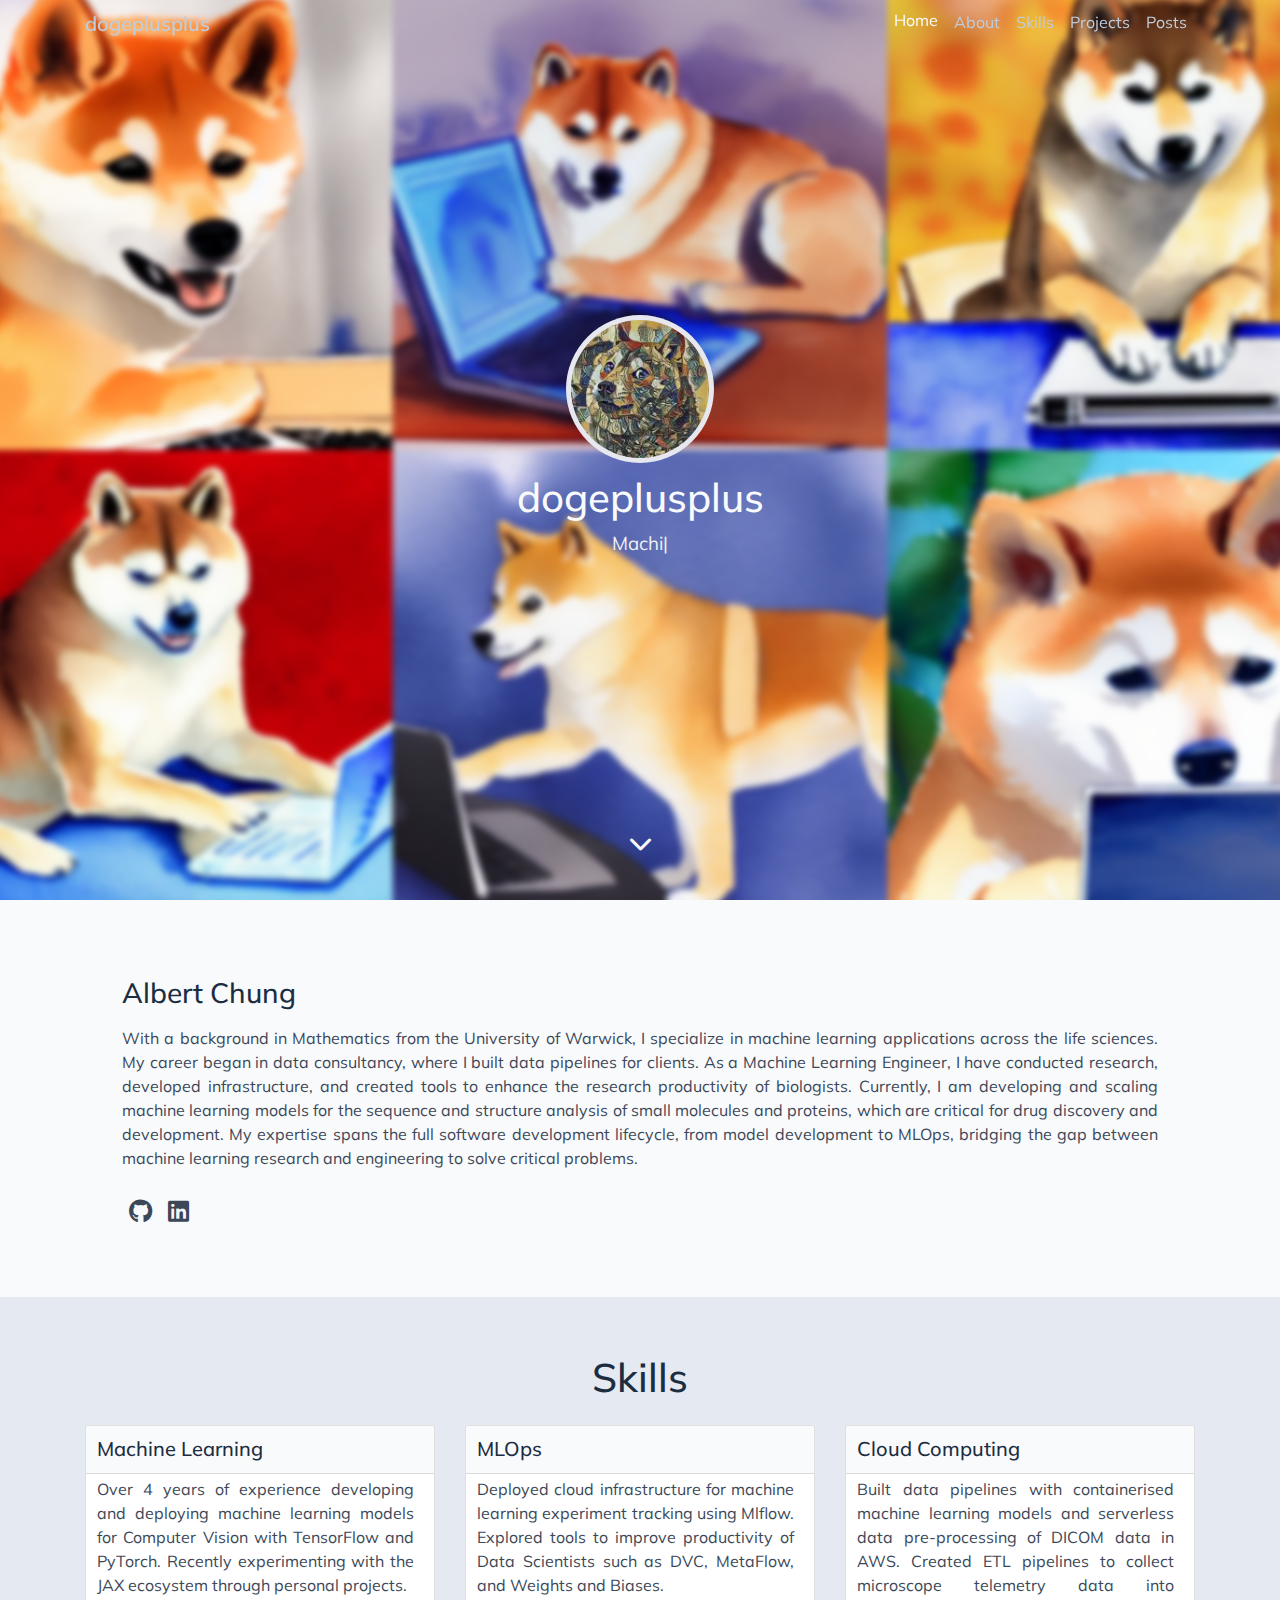
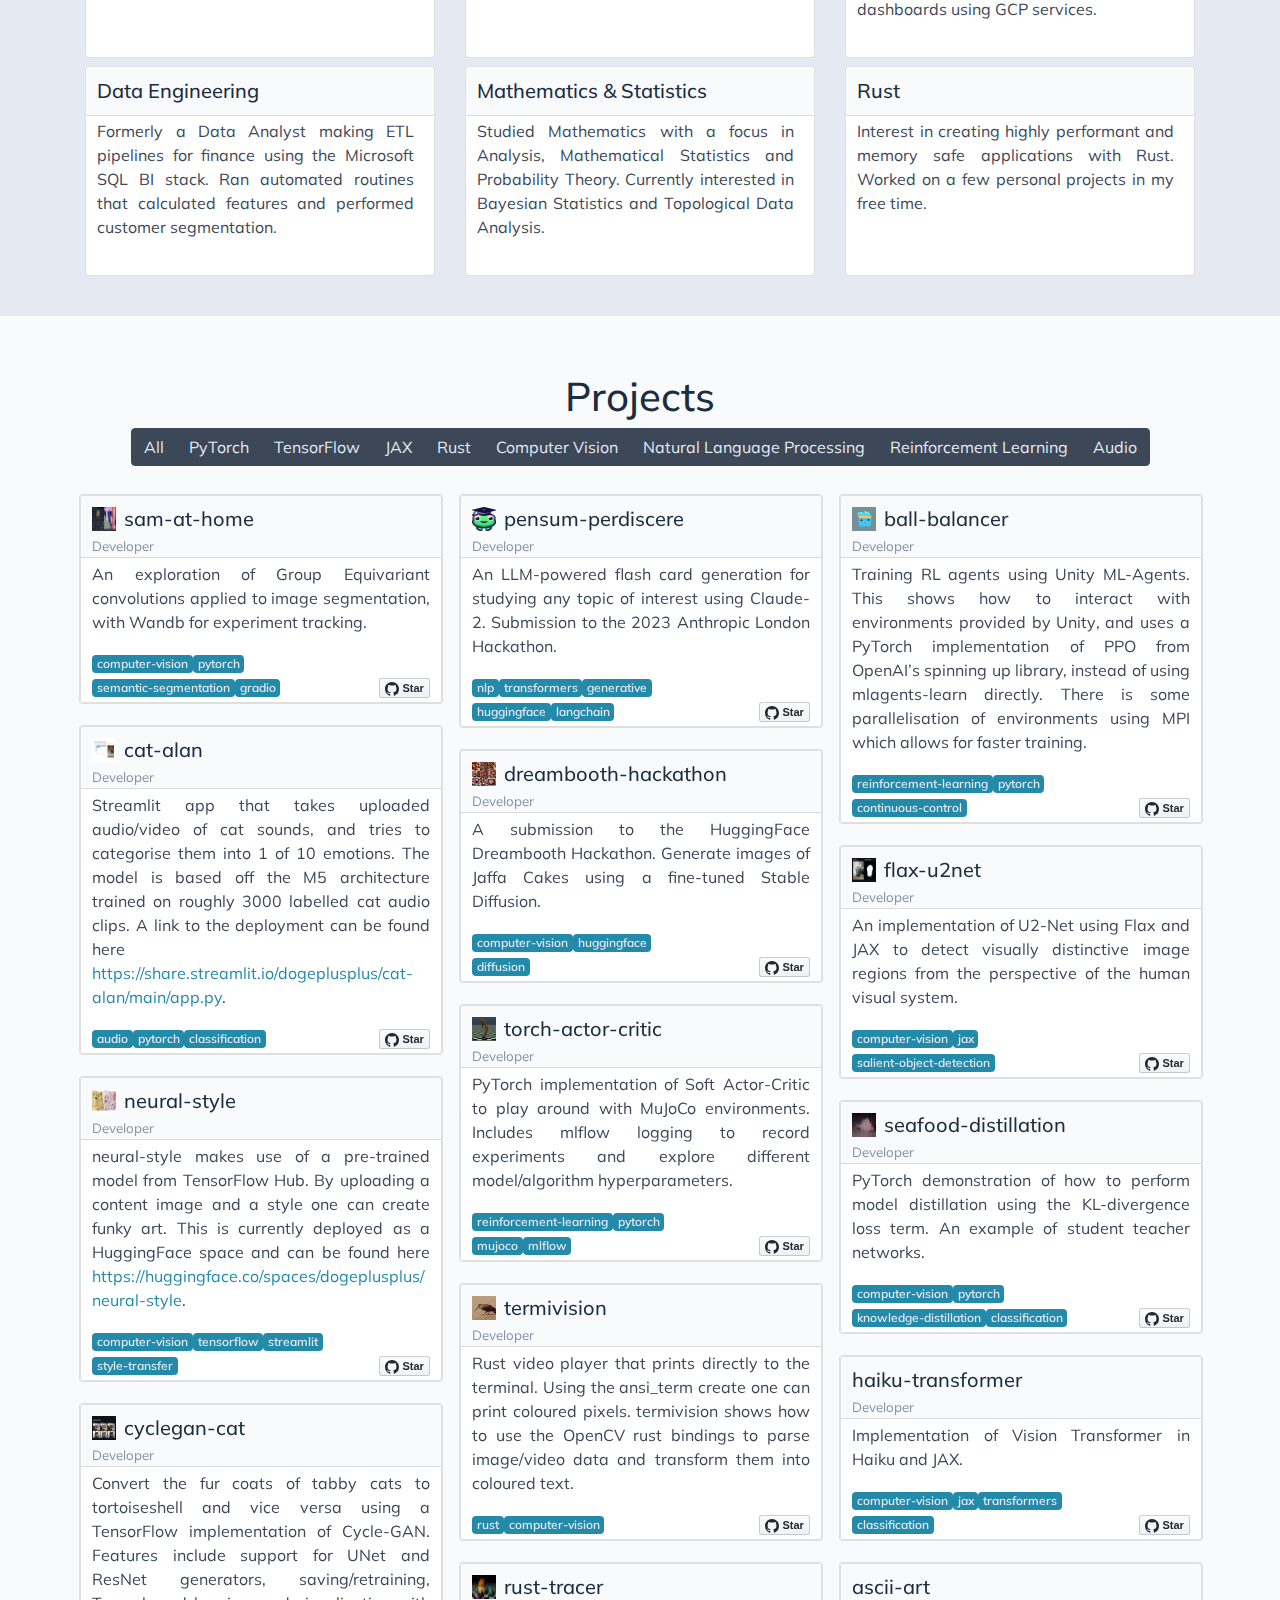
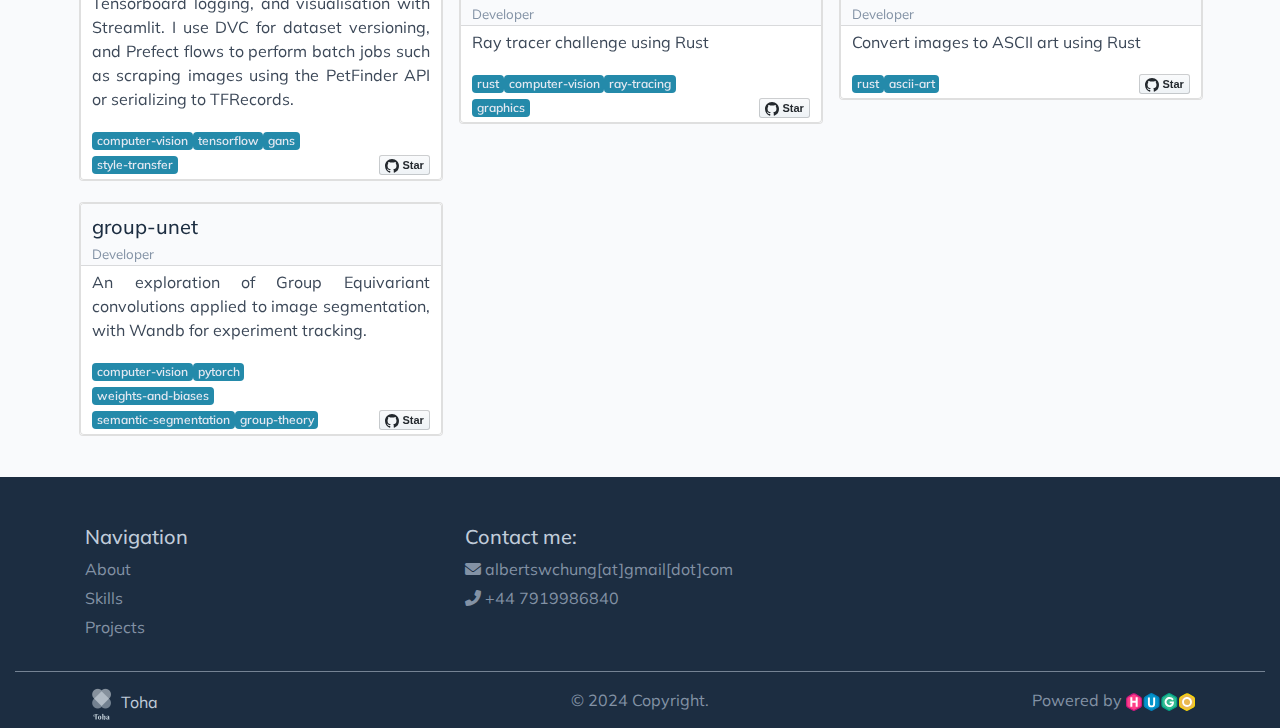
<file: index.html>
<!doctype html><html lang=en><head><meta name=generator content="Hugo 0.127.0"><title>dogeplusplus</title>
<meta name=description content="Portfolio and personal blog of Albert Chung."><meta charset=UTF-8><meta name=viewport content="width=device-width,initial-scale=1"><meta http-equiv=X-UA-Compatible content="ie=edge"><link rel=stylesheet href=/css/bootstrap.min.css><link rel=stylesheet href=/css/layouts/main.css><link rel=stylesheet href=/css/navigators/navbar.css><link rel=stylesheet href=/css/plyr.css><link rel=stylesheet href=/css/flag-icon.min.css><link rel=stylesheet href=/google-fonts/Mulish/mulish.css><link rel=stylesheet href=/fontawesome/css/all.min.css><meta property="og:title" content="dogeplusplus"><meta property="og:type" content="website"><meta property="og:description" content="Portfolio and personal blog of Albert Chung."><meta property="og:image" content="https://dogeplusplus.github.io/images/github_avatar.jpeg"><meta property="og:url" content="https://dogeplusplus.github.io/"><link rel=stylesheet href=/css/sections/home.css><link rel=stylesheet href=/css/sections/about.css><link rel=stylesheet href=/css/sections/skills.css><link rel=stylesheet href=/css/sections/experiences.css><link rel=stylesheet href=/css/sections/education.css><link rel=stylesheet href=/css/sections/projects.css><link rel=stylesheet href=/css/sections/recent-posts.css><link rel=stylesheet href=/css/sections/achievements.css><link rel=stylesheet href=/css/sections/accomplishments.css><link rel=stylesheet href=/css/sections/publications.css><link rel=stylesheet href=/css/style.css></head><body data-spy=scroll data-target=#top-navbar data-offset=100><nav class="navbar navbar-expand-xl top-navbar initial-navbar" id=top-navbar><div class=container><a class=navbar-brand href=/>dogeplusplus</a>
<button class="navbar-toggler navbar-dark" id=navbar-toggler type=button data-toggle=collapse data-target=#top-nav-items aria-label=menu>
<span class=navbar-toggler-icon></span></button><div class="collapse navbar-collapse dynamic-navbar" id=top-nav-items><ul class="navbar-nav ml-auto"><li class=nav-item><a class=nav-link href=#home>Home</a></li><li class=nav-item><a class=nav-link href=#about>About</a></li><li class=nav-item><a class=nav-link href=#skills>Skills</a></li><li class=nav-item><a class=nav-link href=#projects>Projects</a></li><li class=nav-item><a class=nav-link id=blog-link href=/posts/>Posts</a></li></ul></div></div></nav><div class="container-fluid home" id=home><style>#homePageBackgroundImageDivStyled{background-image:url(/images/homepage_image_hu930588142a92fca9b159c9bac4bc9089_2700929_500x0_resize_box_3.png)}@media(min-width:500px) and (max-width:800px){#homePageBackgroundImageDivStyled{background-image:url(/images/homepage_image_hu930588142a92fca9b159c9bac4bc9089_2700929_800x0_resize_box_3.png)}}@media(min-width:801px) and (max-width:1200px){#homePageBackgroundImageDivStyled{background-image:url(/images/homepage_image_hu930588142a92fca9b159c9bac4bc9089_2700929_1200x0_resize_box_3.png)}}@media(min-width:1201px) and (max-width:1500px){#homePageBackgroundImageDivStyled{background-image:url(/images/homepage_image_hu930588142a92fca9b159c9bac4bc9089_2700929_1500x0_resize_box_3.png)}}@media(min-width:1501px){#homePageBackgroundImageDivStyled{background-image:url(/images/homepage_image.png)}}</style><span class=on-the-fly-behavior></span><div id=homePageBackgroundImageDivStyled class="background container-fluid"></div><div class="container content text-center"><img src=/images/github_avatar_huaaace00864fbf71305074b3b3c71f41f_68121_148x148_fit_q75_box.jpeg class="rounded-circle mx-auto d-block img-fluid" alt="Author Image"><h1 class=greeting>dogeplusplus</h1><div class=typing-carousel><span id=ityped class=ityped></span>
<span class=ityped-cursor></span></div><ul id=typing-carousel-data><li>Machine Learning Engineer in the Life Sciences</li></ul><a href=#about class=arrow-center aria-label="Read More - dogeplusplus"><i class="arrow bounce fa fa-chevron-down"></i></a></div></div><div class="container-fluid section-holder d-flex bg-white"><div class="container anchor p-lg-5 about-section" id=about><div class="row pt-sm-2 pt-md-4 align-self-center"><div class=col-sm-12><h3 class=p-1>Albert Chung</h3><p class="p-1 text-justify">With a background in Mathematics from the University of Warwick, I specialize in machine learning applications across the life sciences.
My career began in data consultancy, where I built data pipelines for clients.
As a Machine Learning Engineer, I have conducted research, developed infrastructure, and created tools to enhance the research productivity of biologists.
Currently, I am developing and scaling machine learning models for the sequence and structure analysis of small molecules and proteins, which are critical for drug discovery and development.
My expertise spans the full software development lifecycle, from model development to MLOps, bridging the gap between machine learning research and engineering to solve critical problems.</p><div class="text-container ml-auto"><ul class="social-link d-flex"><li><a href=https://www.github.com/dogeplusplus title=Github target=_blank rel=noopener><i class="fab fa-github"></i></a></li><li><a href=https://www.linkedin.com/in/albert-chung-a9b549104 title=LinkedIn target=_blank rel=noopener><i class="fab fa-linkedin"></i></a></li></ul></div></div><div class="col-sm-6 pt-5 pl-md-4 pl-sm-3 pt-sm-0"><div class=row></div></div></div></div></div><div class="container-fluid section-holder d-flex bg-dimmed"><div class="container-fluid anchor pb-5 skills-section"><h1 class=text-center><span id=skills></span>Skills</h1><div class="container d-flex-block"><div class=row id=primary-skills><div class="col-xs-12 col-sm-6 col-lg-4 pt-2"><a class=skill-card-link><div class=card><div class="card-head d-flex"><h5 class=card-title>Machine Learning</h5></div><div class=card-body><p class=card-text>Over 4 years of experience developing and deploying machine learning models for Computer Vision with TensorFlow and PyTorch. Recently experimenting with the JAX ecosystem through personal projects.</p></div></div></a></div><div class="col-xs-12 col-sm-6 col-lg-4 pt-2"><a class=skill-card-link><div class=card><div class="card-head d-flex"><h5 class=card-title>MLOps</h5></div><div class=card-body><p class=card-text>Deployed cloud infrastructure for machine learning experiment tracking using Mlflow. Explored tools to improve productivity of Data Scientists such as DVC, MetaFlow, and Weights and Biases.</p></div></div></a></div><div class="col-xs-12 col-sm-6 col-lg-4 pt-2"><a class=skill-card-link><div class=card><div class="card-head d-flex"><h5 class=card-title>Cloud Computing</h5></div><div class=card-body><p class=card-text>Built data pipelines with containerised machine learning models and serverless data pre-processing of DICOM data in AWS. Created ETL pipelines to collect microscope telemetry data into dashboards using GCP services.</p></div></div></a></div><div class="col-xs-12 col-sm-6 col-lg-4 pt-2"><a class=skill-card-link><div class=card><div class="card-head d-flex"><h5 class=card-title>Data Engineering</h5></div><div class=card-body><p class=card-text>Formerly a Data Analyst making ETL pipelines for finance using the Microsoft SQL BI stack. Ran automated routines that calculated features and performed customer segmentation.</p></div></div></a></div><div class="col-xs-12 col-sm-6 col-lg-4 pt-2"><a class=skill-card-link><div class=card><div class="card-head d-flex"><h5 class=card-title>Mathematics & Statistics</h5></div><div class=card-body><p class=card-text>Studied Mathematics with a focus in Analysis, Mathematical Statistics and Probability Theory. Currently interested in Bayesian Statistics and Topological Data Analysis.</p></div></div></a></div><div class="col-xs-12 col-sm-6 col-lg-4 pt-2"><a class=skill-card-link><div class=card><div class="card-head d-flex"><h5 class=card-title>Rust</h5></div><div class=card-body><p class=card-text>Interest in creating highly performant and memory safe applications with Rust. Worked on a few personal projects in my free time.</p></div></div></a></div></div></div></div></div><div class="container-fluid section-holder d-flex bg-white"><div class="container-fluid anchor pb-5 projects-section" id=projects><h1 class=text-center><span id=projects></span>Projects</h1><div class="container ml-auto text-center"><div class="btn-group flex-wrap" role=group id=project-filter-buttons><button type=button class="btn btn-dark project-filtr-control" data-filter=all>
All
</button>
<button type=button class="btn btn-dark project-filtr-control" data-filter=pytorch>
PyTorch
</button>
<button type=button class="btn btn-dark project-filtr-control" data-filter=tensorflow>
TensorFlow
</button>
<button type=button class="btn btn-dark project-filtr-control" data-filter=jax>
JAX
</button>
<button type=button class="btn btn-dark project-filtr-control" data-filter=rust>
Rust
</button>
<button type=button class="btn btn-dark project-filtr-control" data-filter=computer-vision>
Computer Vision
</button>
<button type=button class="btn btn-dark project-filtr-control" data-filter=nlp>
Natural Language Processing
</button>
<button type=button class="btn btn-dark project-filtr-control" data-filter=reinforcement-learning>
Reinforcement Learning
</button>
<button type=button class="btn btn-dark project-filtr-control" data-filter=audio>
Audio</button></div></div><div class="container filtr-projects"><div class=row id=project-card-holder><div class="col-sm-12 col-md-6 col-lg-4 p-2 filtr-item" data-category='all, computer-vision,pytorch,semantic-segmentation,gradio'><div class="card mt-1"><div class=card><a class=card-header href=https://github.com/dogeplusplus/sam-at-home target=_blank rel=noopener><div><div class=d-flex><img class=card-img-xs src=/images/sam_at_home_hudea1a9cd775d476ff632b40803b51be7_394692_24x24_fit_box_3.png alt=sam-at-home><h5 class="card-title mb-0">sam-at-home</h5></div><div class=sub-title><span>Developer</span>
<span></span></div></div></a><div class="card-body text-justify pt-1 pb-1"><p>An exploration of Group Equivariant convolutions applied to image segmentation, with Wandb for experiment tracking.</p><div class=project-card-footer><div class=project-tags-holder><span class="badge btn-info">computer-vision
</span><span class="badge btn-info">pytorch
</span><span class="badge btn-info">semantic-segmentation
</span><span class="badge btn-info">gradio</span></div><div class=project-btn-holder><a class="github-button-inactive project-btn" href=https://github.com/dogeplusplus/sam-at-home data-icon=octicon-standard data-show-count=true aria-label="Star sam-at-home">Star</a></div></div></div></div></div></div><div class="col-sm-12 col-md-6 col-lg-4 p-2 filtr-item" data-category='all, nlp,transformers,generative,huggingface,langchain'><div class="card mt-1"><div class=card><a class=card-header href=https://github.com/dogeplusplus/pensum-perdiscere target=_blank rel=noopener><div><div class=d-flex><img class=card-img-xs src=/images/pepe_hu210ae1def448fc8ae844159e4d989ce4_28005_24x24_fit_box_3.png alt=pensum-perdiscere><h5 class="card-title mb-0">pensum-perdiscere</h5></div><div class=sub-title><span>Developer</span>
<span></span></div></div></a><div class="card-body text-justify pt-1 pb-1"><p>An LLM-powered flash card generation for studying any topic of interest using Claude-2. Submission to the 2023 Anthropic London Hackathon.</p><div class=project-card-footer><div class=project-tags-holder><span class="badge btn-info">nlp
</span><span class="badge btn-info">transformers
</span><span class="badge btn-info">generative
</span><span class="badge btn-info">huggingface
</span><span class="badge btn-info">langchain</span></div><div class=project-btn-holder><a class="github-button-inactive project-btn" href=https://github.com/dogeplusplus/pensum-perdiscere data-icon=octicon-standard data-show-count=true aria-label="Star pensum-perdiscere">Star</a></div></div></div></div></div></div><div class="col-sm-12 col-md-6 col-lg-4 p-2 filtr-item" data-category='all, reinforcement-learning,pytorch,continuous-control'><div class="card mt-1"><div class=card><a class=card-header href=https://github.com/dogeplusplus/ball-balancer target=_blank rel=noopener><div><div class=d-flex><img class=card-img-xs src=/images/ball_balancer_hu40b8827db3f0302ecd05586d47106ddf_3856043_24x24_fit_box_1.gif alt=ball-balancer><h5 class="card-title mb-0">ball-balancer</h5></div><div class=sub-title><span>Developer</span>
<span></span></div></div></a><div class="card-body text-justify pt-1 pb-1"><p>Training RL agents using Unity ML-Agents. This shows how to interact with environments provided by Unity, and uses a PyTorch implementation of PPO from OpenAI&rsquo;s spinning up library, instead of using mlagents-learn directly. There is some parallelisation of environments using MPI which allows for faster training.</p><div class=project-card-footer><div class=project-tags-holder><span class="badge btn-info">reinforcement-learning
</span><span class="badge btn-info">pytorch
</span><span class="badge btn-info">continuous-control</span></div><div class=project-btn-holder><a class="github-button-inactive project-btn" href=https://github.com/dogeplusplus/ball-balancer data-icon=octicon-standard data-show-count=true aria-label="Star ball-balancer">Star</a></div></div></div></div></div></div><div class="col-sm-12 col-md-6 col-lg-4 p-2 filtr-item" data-category='all, audio,pytorch,classification'><div class="card mt-1"><div class=card><a class=card-header href=https://github.com/dogeplusplus/cat-alan target=_blank rel=noopener><div><div class=d-flex><img class=card-img-xs src=/images/catalan_demo_hua8adb9d1afda5b16551341bacb812653_224636_24x24_fit_box_3.png alt=cat-alan><h5 class="card-title mb-0">cat-alan</h5></div><div class=sub-title><span>Developer</span>
<span></span></div></div></a><div class="card-body text-justify pt-1 pb-1"><p>Streamlit app that takes uploaded audio/video of cat sounds, and tries to categorise them into 1 of 10 emotions. The model is based off the M5 architecture trained on roughly 3000 labelled cat audio clips. A link to the deployment can be found here <a href=https://share.streamlit.io/dogeplusplus/cat-alan/main/app.py>https://share.streamlit.io/dogeplusplus/cat-alan/main/app.py</a>.</p><div class=project-card-footer><div class=project-tags-holder><span class="badge btn-info">audio
</span><span class="badge btn-info">pytorch
</span><span class="badge btn-info">classification</span></div><div class=project-btn-holder><a class="github-button-inactive project-btn" href=https://github.com/dogeplusplus/cat-alan data-icon=octicon-standard data-show-count=true aria-label="Star cat-alan">Star</a></div></div></div></div></div></div><div class="col-sm-12 col-md-6 col-lg-4 p-2 filtr-item" data-category='all, computer-vision,huggingface,diffusion'><div class="card mt-1"><div class=card><a class=card-header href=https://github.com/dogeplusplus/dreambooth-hackathon target=_blank rel=noopener><div><div class=d-flex><img class=card-img-xs src=/images/dreambooth-jaffa_hu60b08b951f51d91c8b4a7fc60e54dd21_4135245_24x24_fit_box_3.png alt=dreambooth-hackathon><h5 class="card-title mb-0">dreambooth-hackathon</h5></div><div class=sub-title><span>Developer</span>
<span></span></div></div></a><div class="card-body text-justify pt-1 pb-1"><p>A submission to the HuggingFace Dreambooth Hackathon. Generate images of Jaffa Cakes using a fine-tuned Stable Diffusion.</p><div class=project-card-footer><div class=project-tags-holder><span class="badge btn-info">computer-vision
</span><span class="badge btn-info">huggingface
</span><span class="badge btn-info">diffusion</span></div><div class=project-btn-holder><a class="github-button-inactive project-btn" href=https://github.com/dogeplusplus/dreambooth-hackathon data-icon=octicon-standard data-show-count=true aria-label="Star dreambooth-hackathon">Star</a></div></div></div></div></div></div><div class="col-sm-12 col-md-6 col-lg-4 p-2 filtr-item" data-category='all, computer-vision,jax,salient-object-detection'><div class="card mt-1"><div class=card><a class=card-header href=https://github.com/dogeplusplus/flax-u2net target=_blank rel=noopener><div><div class=d-flex><img class=card-img-xs src=/images/u2net_example_hu4e6f4a8a5e5775a39dc6bc3c912a9646_286671_24x24_fit_box_3.png alt=flax-u2net><h5 class="card-title mb-0">flax-u2net</h5></div><div class=sub-title><span>Developer</span>
<span></span></div></div></a><div class="card-body text-justify pt-1 pb-1"><p>An implementation of U2-Net using Flax and JAX to detect visually distinctive image regions from the perspective of the human visual system.</p><div class=project-card-footer><div class=project-tags-holder><span class="badge btn-info">computer-vision
</span><span class="badge btn-info">jax
</span><span class="badge btn-info">salient-object-detection</span></div><div class=project-btn-holder><a class="github-button-inactive project-btn" href=https://github.com/dogeplusplus/flax-u2net data-icon=octicon-standard data-show-count=true aria-label="Star flax-u2net">Star</a></div></div></div></div></div></div><div class="col-sm-12 col-md-6 col-lg-4 p-2 filtr-item" data-category='all, computer-vision,tensorflow,streamlit,style-transfer'><div class="card mt-1"><div class=card><a class=card-header href=https://github.com/dogeplusplus/neural-style target=_blank rel=noopener><div><div class=d-flex><img class=card-img-xs src=/images/neural_style_hu15e78a9a2d8105446c543259b6101627_741073_24x24_fit_box_3.png alt=neural-style><h5 class="card-title mb-0">neural-style</h5></div><div class=sub-title><span>Developer</span>
<span></span></div></div></a><div class="card-body text-justify pt-1 pb-1"><p>neural-style makes use of a pre-trained model from TensorFlow Hub. By uploading a content image and a style one can create funky art. This is currently deployed as a HuggingFace space and can be found here <a href=https://huggingface.co/spaces/dogeplusplus/neural-style>https://huggingface.co/spaces/dogeplusplus/neural-style</a>.</p><div class=project-card-footer><div class=project-tags-holder><span class="badge btn-info">computer-vision
</span><span class="badge btn-info">tensorflow
</span><span class="badge btn-info">streamlit
</span><span class="badge btn-info">style-transfer</span></div><div class=project-btn-holder><a class="github-button-inactive project-btn" href=https://github.com/dogeplusplus/neural-style data-icon=octicon-standard data-show-count=true aria-label="Star neural-style">Star</a></div></div></div></div></div></div><div class="col-sm-12 col-md-6 col-lg-4 p-2 filtr-item" data-category='all, reinforcement-learning,pytorch,mujoco,mlflow'><div class="card mt-1"><div class=card><a class=card-header href=https://github.com/dogeplusplus/torch-actor-critic target=_blank rel=noopener><div><div class=d-flex><img class=card-img-xs src=/images/mujoco_demo_huf0f712157ffbe750689313ba5ec30ab4_2309903_24x24_fit_box_1.gif alt=torch-actor-critic><h5 class="card-title mb-0">torch-actor-critic</h5></div><div class=sub-title><span>Developer</span>
<span></span></div></div></a><div class="card-body text-justify pt-1 pb-1"><p>PyTorch implementation of Soft Actor-Critic to play around with MuJoCo environments. Includes mlflow logging to record experiments and explore different model/algorithm hyperparameters.</p><div class=project-card-footer><div class=project-tags-holder><span class="badge btn-info">reinforcement-learning
</span><span class="badge btn-info">pytorch
</span><span class="badge btn-info">mujoco
</span><span class="badge btn-info">mlflow</span></div><div class=project-btn-holder><a class="github-button-inactive project-btn" href=https://github.com/dogeplusplus/torch-actor-critic data-icon=octicon-standard data-show-count=true aria-label="Star torch-actor-critic">Star</a></div></div></div></div></div></div><div class="col-sm-12 col-md-6 col-lg-4 p-2 filtr-item" data-category='all, computer-vision,pytorch,knowledge-distillation,classification'><div class="card mt-1"><div class=card><a class=card-header href=https://github.com/dogeplusplus/seafood-distillation target=_blank rel=noopener><div><div class=d-flex><img class=card-img-xs src=/images/sea_bream_hu1dd301aa2cc7b676c198cb7ca258dc9d_61128_24x24_fit_q75_box.jpg alt=seafood-distillation><h5 class="card-title mb-0">seafood-distillation</h5></div><div class=sub-title><span>Developer</span>
<span></span></div></div></a><div class="card-body text-justify pt-1 pb-1"><p>PyTorch demonstration of how to perform model distillation using the KL-divergence loss term. An example of student teacher networks.</p><div class=project-card-footer><div class=project-tags-holder><span class="badge btn-info">computer-vision
</span><span class="badge btn-info">pytorch
</span><span class="badge btn-info">knowledge-distillation
</span><span class="badge btn-info">classification</span></div><div class=project-btn-holder><a class="github-button-inactive project-btn" href=https://github.com/dogeplusplus/seafood-distillation data-icon=octicon-standard data-show-count=true aria-label="Star seafood-distillation">Star</a></div></div></div></div></div></div><div class="col-sm-12 col-md-6 col-lg-4 p-2 filtr-item" data-category='all, computer-vision,tensorflow,gans,style-transfer'><div class="card mt-1"><div class=card><a class=card-header href=https://github.com/dogeplusplus/cyclegan-cat target=_blank rel=noopener><div><div class=d-flex><img class=card-img-xs src=/images/tabby2tortie_demo_hu1769fd78c7f6232da869a8137ba7afe8_525591_24x24_fit_box_3.png alt=cyclegan-cat><h5 class="card-title mb-0">cyclegan-cat</h5></div><div class=sub-title><span>Developer</span>
<span></span></div></div></a><div class="card-body text-justify pt-1 pb-1"><p>Convert the fur coats of tabby cats to tortoiseshell and vice versa using a TensorFlow implementation of Cycle-GAN. Features include support for UNet and ResNet generators, saving/retraining, Tensorboard logging, and visualisation with Streamlit. I use DVC for dataset versioning, and Prefect flows to perform batch jobs such as scraping images using the PetFinder API or serializing to TFRecords.</p><div class=project-card-footer><div class=project-tags-holder><span class="badge btn-info">computer-vision
</span><span class="badge btn-info">tensorflow
</span><span class="badge btn-info">gans
</span><span class="badge btn-info">style-transfer</span></div><div class=project-btn-holder><a class="github-button-inactive project-btn" href=https://github.com/dogeplusplus/cyclegan-cat data-icon=octicon-standard data-show-count=true aria-label="Star cyclegan-cat">Star</a></div></div></div></div></div></div><div class="col-sm-12 col-md-6 col-lg-4 p-2 filtr-item" data-category='all, rust,computer-vision'><div class="card mt-1"><div class=card><a class=card-header href=https://github.com/dogeplusplus/termivision target=_blank rel=noopener><div><div class=d-flex><img class=card-img-xs src=/images/woodcock_hu5636be9351aa8d90e134f19a9326f685_2138760_24x24_fit_box_1.gif alt=termivision><h5 class="card-title mb-0">termivision</h5></div><div class=sub-title><span>Developer</span>
<span></span></div></div></a><div class="card-body text-justify pt-1 pb-1"><p>Rust video player that prints directly to the terminal. Using the ansi_term create one can print coloured pixels. termivision shows how to use the OpenCV rust bindings to parse image/video data and transform them into coloured text.</p><div class=project-card-footer><div class=project-tags-holder><span class="badge btn-info">rust
</span><span class="badge btn-info">computer-vision</span></div><div class=project-btn-holder><a class="github-button-inactive project-btn" href=https://github.com/dogeplusplus/termivision data-icon=octicon-standard data-show-count=true aria-label="Star termivision">Star</a></div></div></div></div></div></div><div class="col-sm-12 col-md-6 col-lg-4 p-2 filtr-item" data-category='all, computer-vision,jax,transformers,classification'><div class="card mt-1"><div class=card><a class=card-header href=https://github.com/dogeplusplus/haiku-transformer target=_blank rel=noopener><div><div class=d-flex><h5 class="card-title mb-0">haiku-transformer</h5></div><div class=sub-title><span>Developer</span>
<span></span></div></div></a><div class="card-body text-justify pt-1 pb-1"><p>Implementation of Vision Transformer in Haiku and JAX.</p><div class=project-card-footer><div class=project-tags-holder><span class="badge btn-info">computer-vision
</span><span class="badge btn-info">jax
</span><span class="badge btn-info">transformers
</span><span class="badge btn-info">classification</span></div><div class=project-btn-holder><a class="github-button-inactive project-btn" href=https://github.com/dogeplusplus/haiku-transformer data-icon=octicon-standard data-show-count=true aria-label="Star haiku-transformer">Star</a></div></div></div></div></div></div><div class="col-sm-12 col-md-6 col-lg-4 p-2 filtr-item" data-category='all, computer-vision,pytorch,weights-and-biases,semantic-segmentation,group-theory'><div class="card mt-1"><div class=card><a class=card-header href=https://github.com/dogeplusplus/group-unet target=_blank rel=noopener><div><div class=d-flex><h5 class="card-title mb-0">group-unet</h5></div><div class=sub-title><span>Developer</span>
<span></span></div></div></a><div class="card-body text-justify pt-1 pb-1"><p>An exploration of Group Equivariant convolutions applied to image segmentation, with Wandb for experiment tracking.</p><div class=project-card-footer><div class=project-tags-holder><span class="badge btn-info">computer-vision
</span><span class="badge btn-info">pytorch
</span><span class="badge btn-info">weights-and-biases
</span><span class="badge btn-info">semantic-segmentation
</span><span class="badge btn-info">group-theory</span></div><div class=project-btn-holder><a class="github-button-inactive project-btn" href=https://github.com/dogeplusplus/group-unet data-icon=octicon-standard data-show-count=true aria-label="Star group-unet">Star</a></div></div></div></div></div></div><div class="col-sm-12 col-md-6 col-lg-4 p-2 filtr-item" data-category='all, rust,computer-vision,ray-tracing,graphics'><div class="card mt-1"><div class=card><a class=card-header href=https://github.com/dogeplusplus/rust-tracer target=_blank rel=noopener><div><div class=d-flex><img class=card-img-xs src=/images/ray_tracer_huf7214d852954f831445e6a7bcf55bb40_34107_24x24_fit_q75_box.jpeg alt=rust-tracer><h5 class="card-title mb-0">rust-tracer</h5></div><div class=sub-title><span>Developer</span>
<span></span></div></div></a><div class="card-body text-justify pt-1 pb-1"><p>Ray tracer challenge using Rust</p><div class=project-card-footer><div class=project-tags-holder><span class="badge btn-info">rust
</span><span class="badge btn-info">computer-vision
</span><span class="badge btn-info">ray-tracing
</span><span class="badge btn-info">graphics</span></div><div class=project-btn-holder><a class="github-button-inactive project-btn" href=https://github.com/dogeplusplus/rust-tracer data-icon=octicon-standard data-show-count=true aria-label="Star rust-tracer">Star</a></div></div></div></div></div></div><div class="col-sm-12 col-md-6 col-lg-4 p-2 filtr-item" data-category='all, rust,ascii-art'><div class="card mt-1"><div class=card><a class=card-header href=https://github.com/dogeplusplus/ascii-art target=_blank rel=noopener><div><div class=d-flex><h5 class="card-title mb-0">ascii-art</h5></div><div class=sub-title><span>Developer</span>
<span></span></div></div></a><div class="card-body text-justify pt-1 pb-1"><p>Convert images to ASCII art using Rust</p><div class=project-card-footer><div class=project-tags-holder><span class="badge btn-info">rust
</span><span class="badge btn-info">ascii-art</span></div><div class=project-btn-holder><a class="github-button-inactive project-btn" href=https://github.com/dogeplusplus/ascii-art data-icon=octicon-standard data-show-count=true aria-label="Star ascii-art">Star</a></div></div></div></div></div></div></div></div></div></div><footer id=footer class="container-fluid text-center align-content-center footer pb-2"><div class="container pt-5"><div class="row text-left"><div class="col-md-4 col-sm-12"><h5>Navigation</h5><ul><li class=nav-item><a class=smooth-scroll href=https://dogeplusplus.github.io/#about>About</a></li><li class=nav-item><a class=smooth-scroll href=https://dogeplusplus.github.io/#skills>Skills</a></li><li class=nav-item><a class=smooth-scroll href=https://dogeplusplus.github.io/#projects>Projects</a></li></ul></div><div class="col-md-4 col-sm-12"><h5>Contact me:</h5><ul><li><a href=mailto:albertswchung[at]gmail[dot]com target=_blank rel=noopener><span><i class="fas fa-envelope"></i></span> <span>albertswchung[at]gmail[dot]com</span></a></li><li><span><i class="fas fa-phone-alt"></i></span> <span>+44 7919986840</span></li></ul></div></div></div><hr><div class=container><div class="row text-left"><div class=col-md-4><a id=theme href=https://github.com/hugo-toha/toha target=_blank rel=noopener><img src=/images/theme-logo_hu8376fd15465fef26ffe66b6bcf0ca686_13669_32x0_resize_box_3.png alt="Toha Theme Logo">
Toha</a></div><div class="col-md-4 text-center">© 2024 Copyright.</div><div class="col-md-4 text-right"><a id=hugo href=https://gohugo.io/ target=_blank rel=noopener>Powered by
<img src=/images/hugo-logo.svg alt="Hugo Logo" height=18></a></div></div></div></footer><script type=text/javascript src=/js/jquery-3.4.1.min.js></script><script type=text/javascript src=/js/popper.min.js></script><script type=text/javascript src=/js/bootstrap.min.js></script><script type=text/javascript src=/js/navbar.js></script><script type=text/javascript src=/js/plyr.js></script><script type=text/javascript src=/js/main.js></script><script src=/js/itype.min.js></script><script src=/js/github-button.js></script><script src=/js/home.js></script><script src=/js/jquery.filterizr.min.js></script></body></html>
</file>
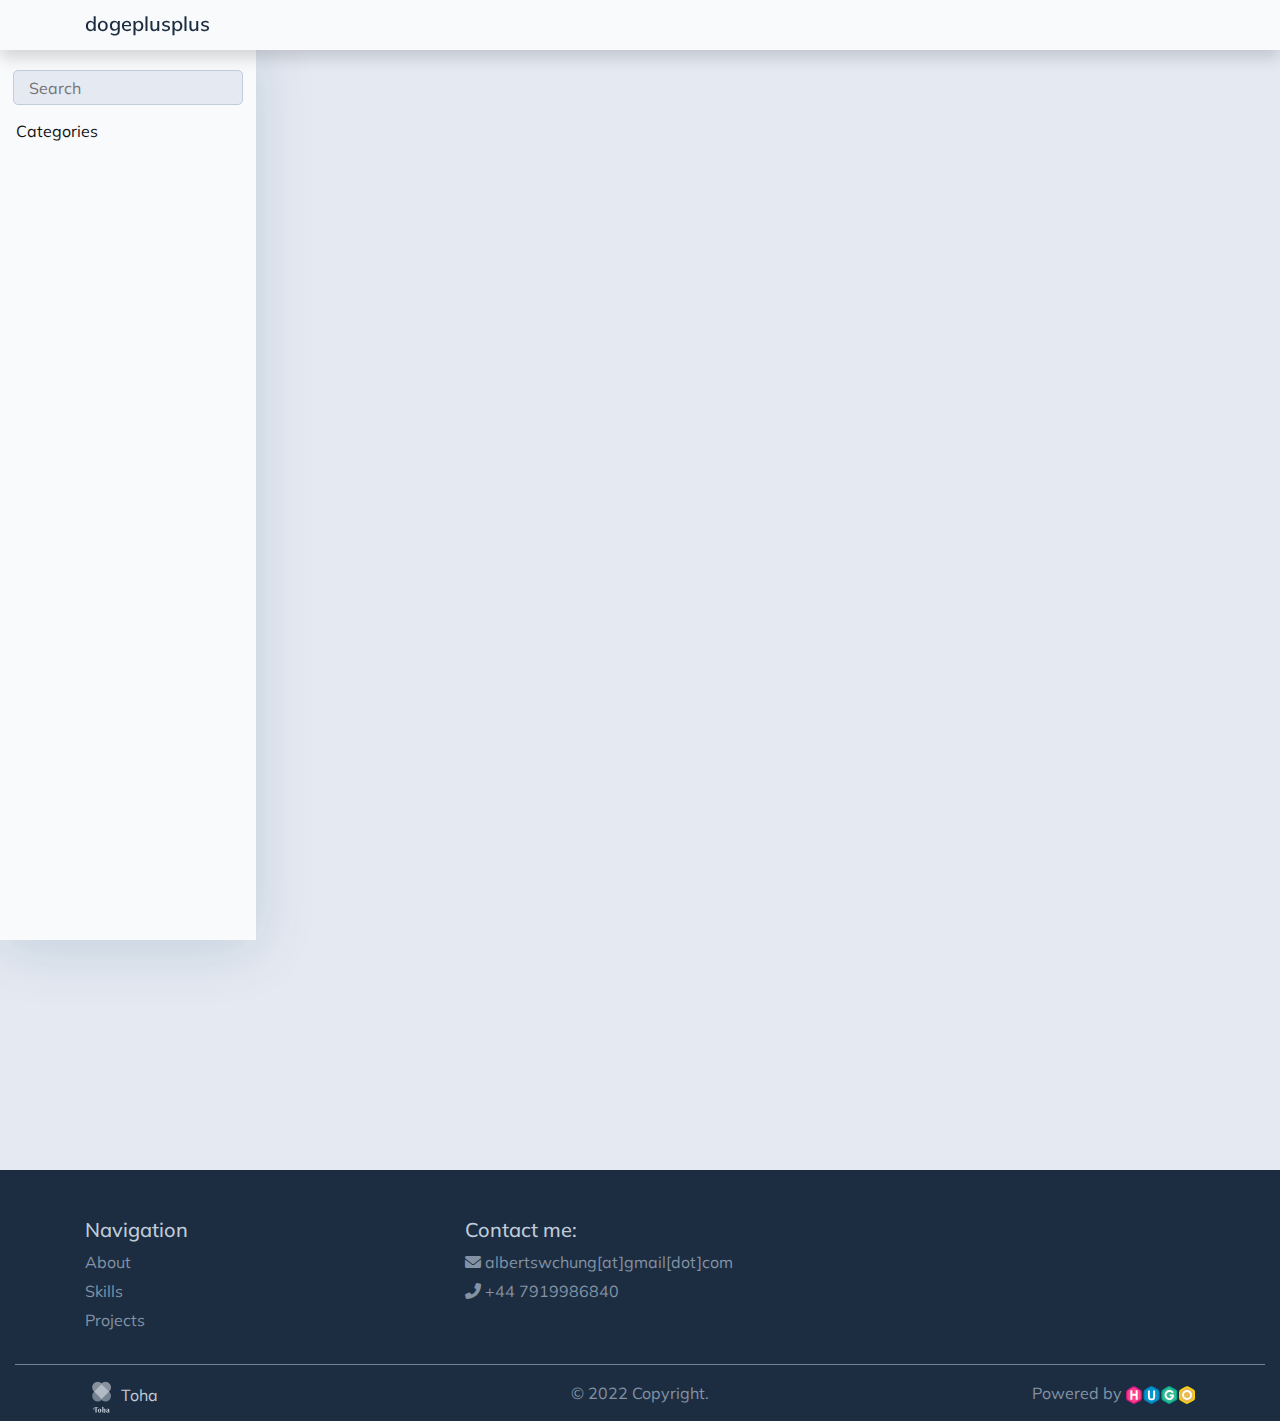
<file: categories/index.html>
<!doctype html><html><head><title>Categories</title><meta charset=utf-8><meta name=viewport content="width=device-width,initial-scale=1"><meta http-equiv=x-ua-compatible content="ie=edge"><link rel=stylesheet href=/css/bootstrap.min.css><link rel=stylesheet href=/css/layouts/main.css><link rel=stylesheet href=/css/navigators/navbar.css><link rel=stylesheet href=/css/plyr.css><link rel=stylesheet href=/css/flag-icon.min.css><link rel=stylesheet href=/google-fonts/Mulish/mulish.css><link rel=stylesheet href=/fontawesome/css/all.min.css><meta property="og:title" content="Categories"><meta property="og:description" content><meta property="og:type" content="website"><meta property="og:url" content="https://dogeplusplus.github.io/categories/"><link rel=stylesheet href=/css/layouts/list.css><link rel=stylesheet href=/css/navigators/sidebar.css><link rel=stylesheet href=/css/style.css></head><body data-spy=scroll data-target=#TableOfContents data-offset=80><div class="container-fluid bg-dimmed wrapper"><nav class="navbar navbar-expand-xl top-navbar final-navbar shadow"><div class=container><button class="navbar-toggler navbar-light" id=sidebar-toggler type=button onclick=toggleSidebar()>
<span class=navbar-toggler-icon></span></button>
<a class=navbar-brand href=/>dogeplusplus</a>
<button class="navbar-toggler navbar-light" id=toc-toggler type=button onclick=toggleTOC()>
<span class=navbar-toggler-icon></span></button><div class="collapse navbar-collapse lang-selector" id=top-nav-items><ul class="navbar-nav ml-auto"></ul></div></div></nav><section class=sidebar-section id=sidebar-section><div class=sidebar-holder><div class=sidebar id=sidebar><form class=mx-auto method=get action=/search><input type=text name=keyword placeholder=Search data-search id=search-box></form><div class=sidebar-tree><ul class=tree id=tree><li id=list-heading><a href=/categories data-filter=all>Categories</a></li><div class="subtree taxonomy-terms"></div></ul></div></div></div></section><section class=content-section id=content-section><div class="content container-fluid" id=content><div class="container-fluid post-card-holder" id=post-card-holder></div><div class=paginator></div></div></section></div><footer id=footer class="container-fluid text-center align-content-center footer pb-2"><div class="container pt-5"><div class="row text-left"><div class="col-md-4 col-sm-12"><h5>Navigation</h5><ul><li class=nav-item><a class=smooth-scroll href=https://dogeplusplus.github.io#about>About</a></li><li class=nav-item><a class=smooth-scroll href=https://dogeplusplus.github.io#skills>Skills</a></li><li class=nav-item><a class=smooth-scroll href=https://dogeplusplus.github.io#projects>Projects</a></li></ul></div><div class="col-md-4 col-sm-12"><h5>Contact me:</h5><ul><li><a href=mailto:albertswchung[at]gmail[dot]com target=_blank rel=noopener><span><i class="fas fa-envelope"></i></span> <span>albertswchung[at]gmail[dot]com</span></a></li><li><span><i class="fas fa-phone-alt"></i></span> <span>+44 7919986840</span></li></ul></div></div></div><hr><div class=container><div class="row text-left"><div class=col-md-4><a id=theme href=https://github.com/hugo-toha/toha target=_blank rel=noopener><img src=/images/theme-logo_hu8376fd15465fef26ffe66b6bcf0ca686_13669_32x0_resize_box_3.png alt="Toha Theme Logo">
Toha</a></div><div class="col-md-4 text-center">© 2022 Copyright.</div><div class="col-md-4 text-right"><a id=hugo href=https://gohugo.io/ target=_blank rel=noopener>Powered by
<img src=/images/hugo-logo.svg alt="Hugo Logo" height=18></a></div></div></div></footer><script type=text/javascript src=/js/jquery-3.4.1.min.js></script>
<script type=text/javascript src=/js/popper.min.js></script>
<script type=text/javascript src=/js/bootstrap.min.js></script>
<script type=text/javascript src=/js/navbar.js></script>
<script type=text/javascript src=/js/plyr.js></script>
<script type=text/javascript src=/js/main.js></script>
<script src=/js/list.js></script></body></html>
</file>
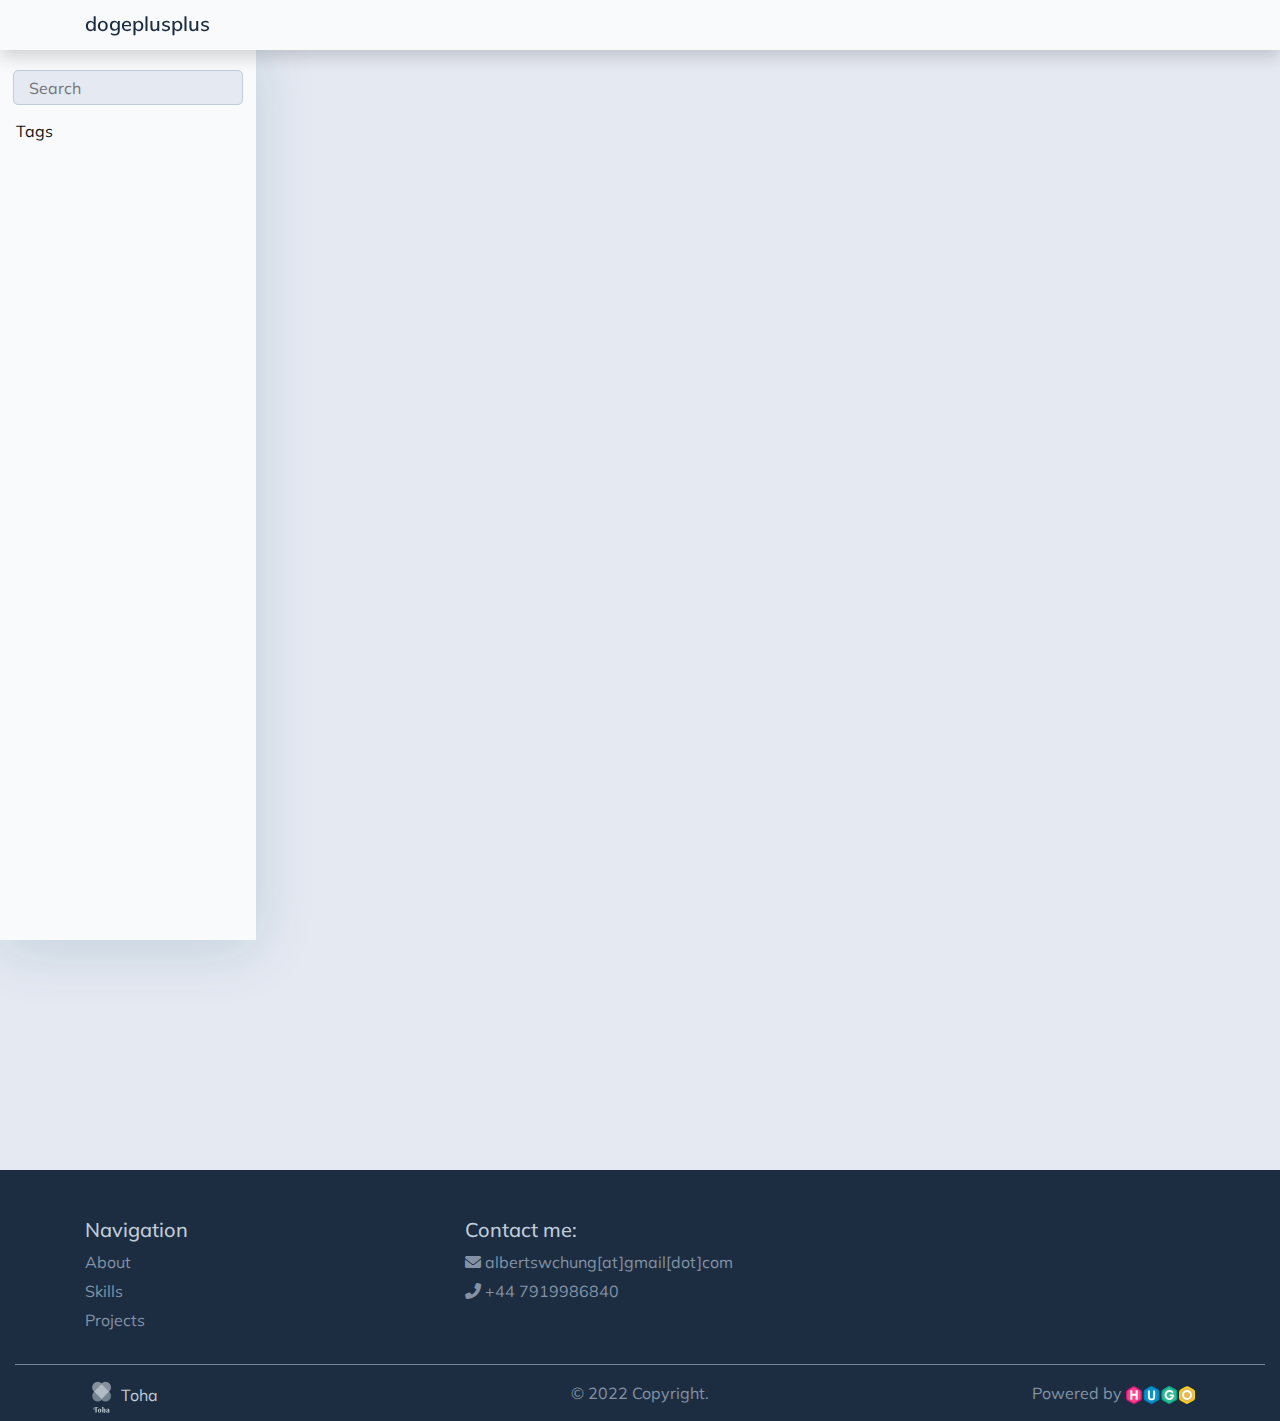
<file: tags/index.html>
<!doctype html><html><head><title>Tags</title><meta charset=utf-8><meta name=viewport content="width=device-width,initial-scale=1"><meta http-equiv=x-ua-compatible content="ie=edge"><link rel=stylesheet href=/css/bootstrap.min.css><link rel=stylesheet href=/css/layouts/main.css><link rel=stylesheet href=/css/navigators/navbar.css><link rel=stylesheet href=/css/plyr.css><link rel=stylesheet href=/css/flag-icon.min.css><link rel=stylesheet href=/google-fonts/Mulish/mulish.css><link rel=stylesheet href=/fontawesome/css/all.min.css><meta property="og:title" content="Tags"><meta property="og:description" content><meta property="og:type" content="website"><meta property="og:url" content="https://dogeplusplus.github.io/tags/"><link rel=stylesheet href=/css/layouts/list.css><link rel=stylesheet href=/css/navigators/sidebar.css><link rel=stylesheet href=/css/style.css></head><body data-spy=scroll data-target=#TableOfContents data-offset=80><div class="container-fluid bg-dimmed wrapper"><nav class="navbar navbar-expand-xl top-navbar final-navbar shadow"><div class=container><button class="navbar-toggler navbar-light" id=sidebar-toggler type=button onclick=toggleSidebar()>
<span class=navbar-toggler-icon></span></button>
<a class=navbar-brand href=/>dogeplusplus</a>
<button class="navbar-toggler navbar-light" id=toc-toggler type=button onclick=toggleTOC()>
<span class=navbar-toggler-icon></span></button><div class="collapse navbar-collapse lang-selector" id=top-nav-items><ul class="navbar-nav ml-auto"></ul></div></div></nav><section class=sidebar-section id=sidebar-section><div class=sidebar-holder><div class=sidebar id=sidebar><form class=mx-auto method=get action=/search><input type=text name=keyword placeholder=Search data-search id=search-box></form><div class=sidebar-tree><ul class=tree id=tree><li id=list-heading><a href=/tags data-filter=all>Tags</a></li><div class="subtree taxonomy-terms"></div></ul></div></div></div></section><section class=content-section id=content-section><div class="content container-fluid" id=content><div class="container-fluid post-card-holder" id=post-card-holder></div><div class=paginator></div></div></section></div><footer id=footer class="container-fluid text-center align-content-center footer pb-2"><div class="container pt-5"><div class="row text-left"><div class="col-md-4 col-sm-12"><h5>Navigation</h5><ul><li class=nav-item><a class=smooth-scroll href=https://dogeplusplus.github.io#about>About</a></li><li class=nav-item><a class=smooth-scroll href=https://dogeplusplus.github.io#skills>Skills</a></li><li class=nav-item><a class=smooth-scroll href=https://dogeplusplus.github.io#projects>Projects</a></li></ul></div><div class="col-md-4 col-sm-12"><h5>Contact me:</h5><ul><li><a href=mailto:albertswchung[at]gmail[dot]com target=_blank rel=noopener><span><i class="fas fa-envelope"></i></span> <span>albertswchung[at]gmail[dot]com</span></a></li><li><span><i class="fas fa-phone-alt"></i></span> <span>+44 7919986840</span></li></ul></div></div></div><hr><div class=container><div class="row text-left"><div class=col-md-4><a id=theme href=https://github.com/hugo-toha/toha target=_blank rel=noopener><img src=/images/theme-logo_hu8376fd15465fef26ffe66b6bcf0ca686_13669_32x0_resize_box_3.png alt="Toha Theme Logo">
Toha</a></div><div class="col-md-4 text-center">© 2022 Copyright.</div><div class="col-md-4 text-right"><a id=hugo href=https://gohugo.io/ target=_blank rel=noopener>Powered by
<img src=/images/hugo-logo.svg alt="Hugo Logo" height=18></a></div></div></div></footer><script type=text/javascript src=/js/jquery-3.4.1.min.js></script>
<script type=text/javascript src=/js/popper.min.js></script>
<script type=text/javascript src=/js/bootstrap.min.js></script>
<script type=text/javascript src=/js/navbar.js></script>
<script type=text/javascript src=/js/plyr.js></script>
<script type=text/javascript src=/js/main.js></script>
<script src=/js/list.js></script></body></html>
</file>
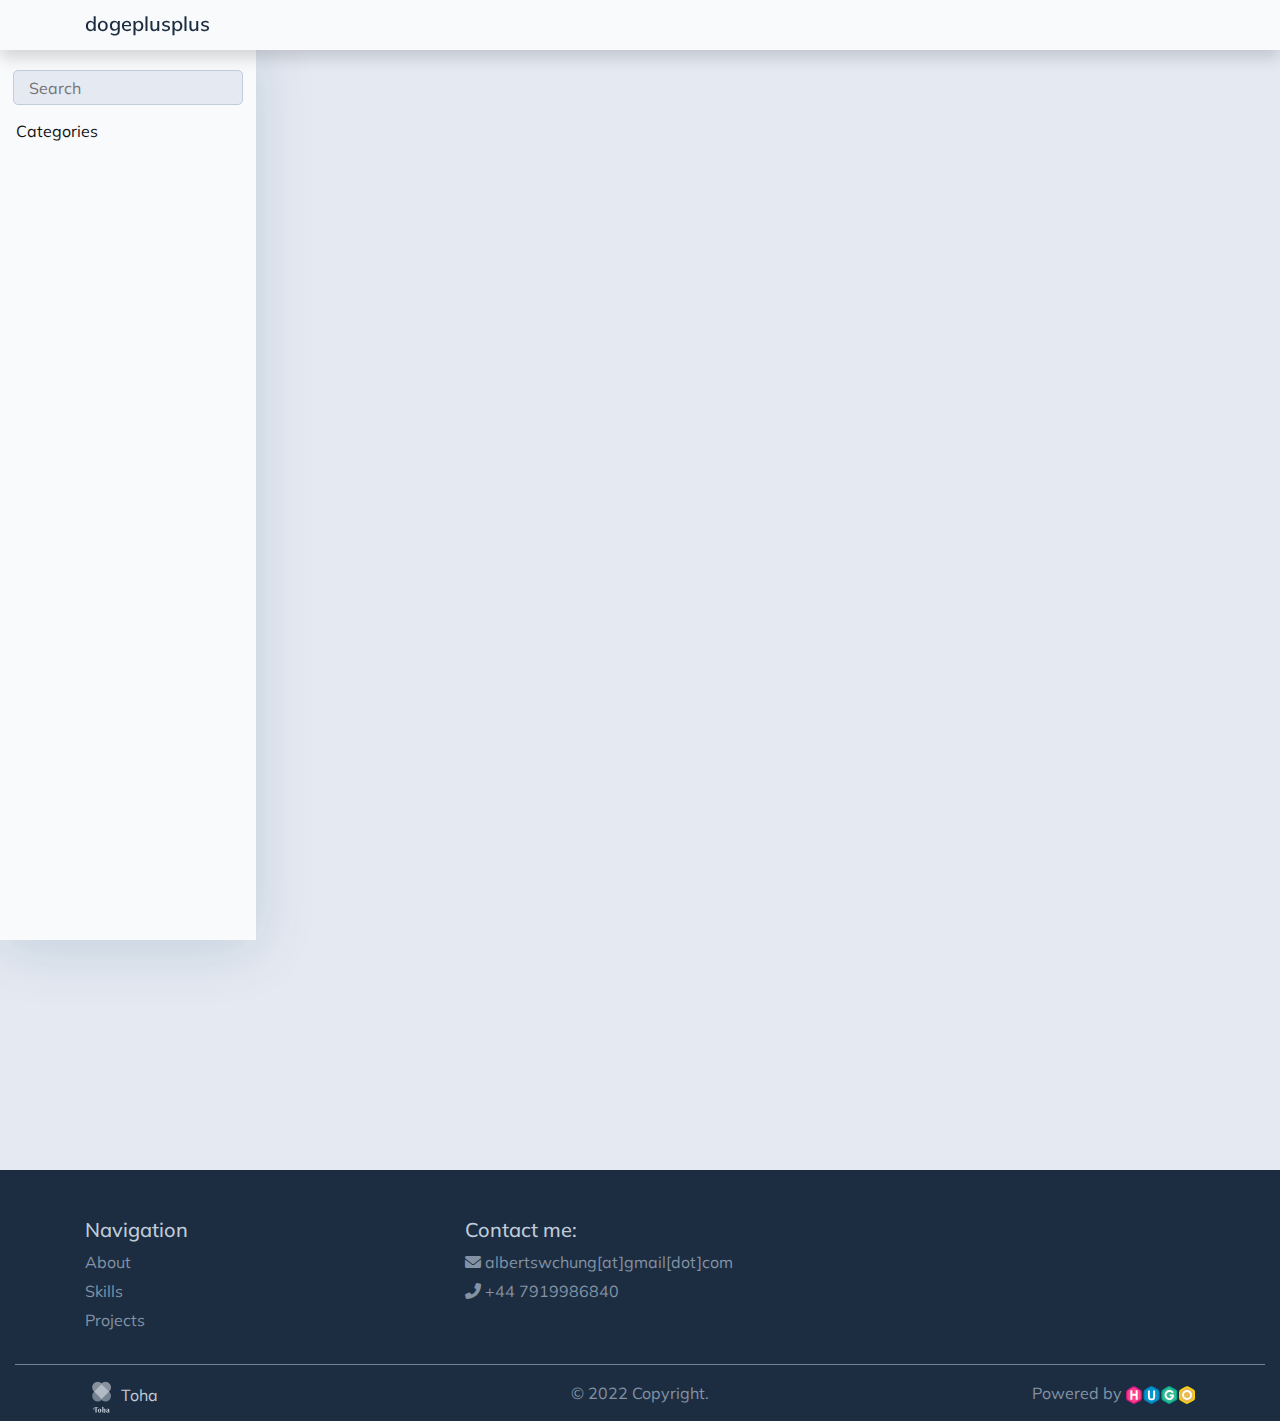
<file: categories/page/1/index.html>
<!doctype html><html lang=en-gb><head><title>https://dogeplusplus.github.io/categories/</title><link rel=canonical href=https://dogeplusplus.github.io/categories/><meta name=robots content="noindex"><meta charset=utf-8><meta http-equiv=refresh content="0; url=https://dogeplusplus.github.io/categories/"></head></html>
</file>
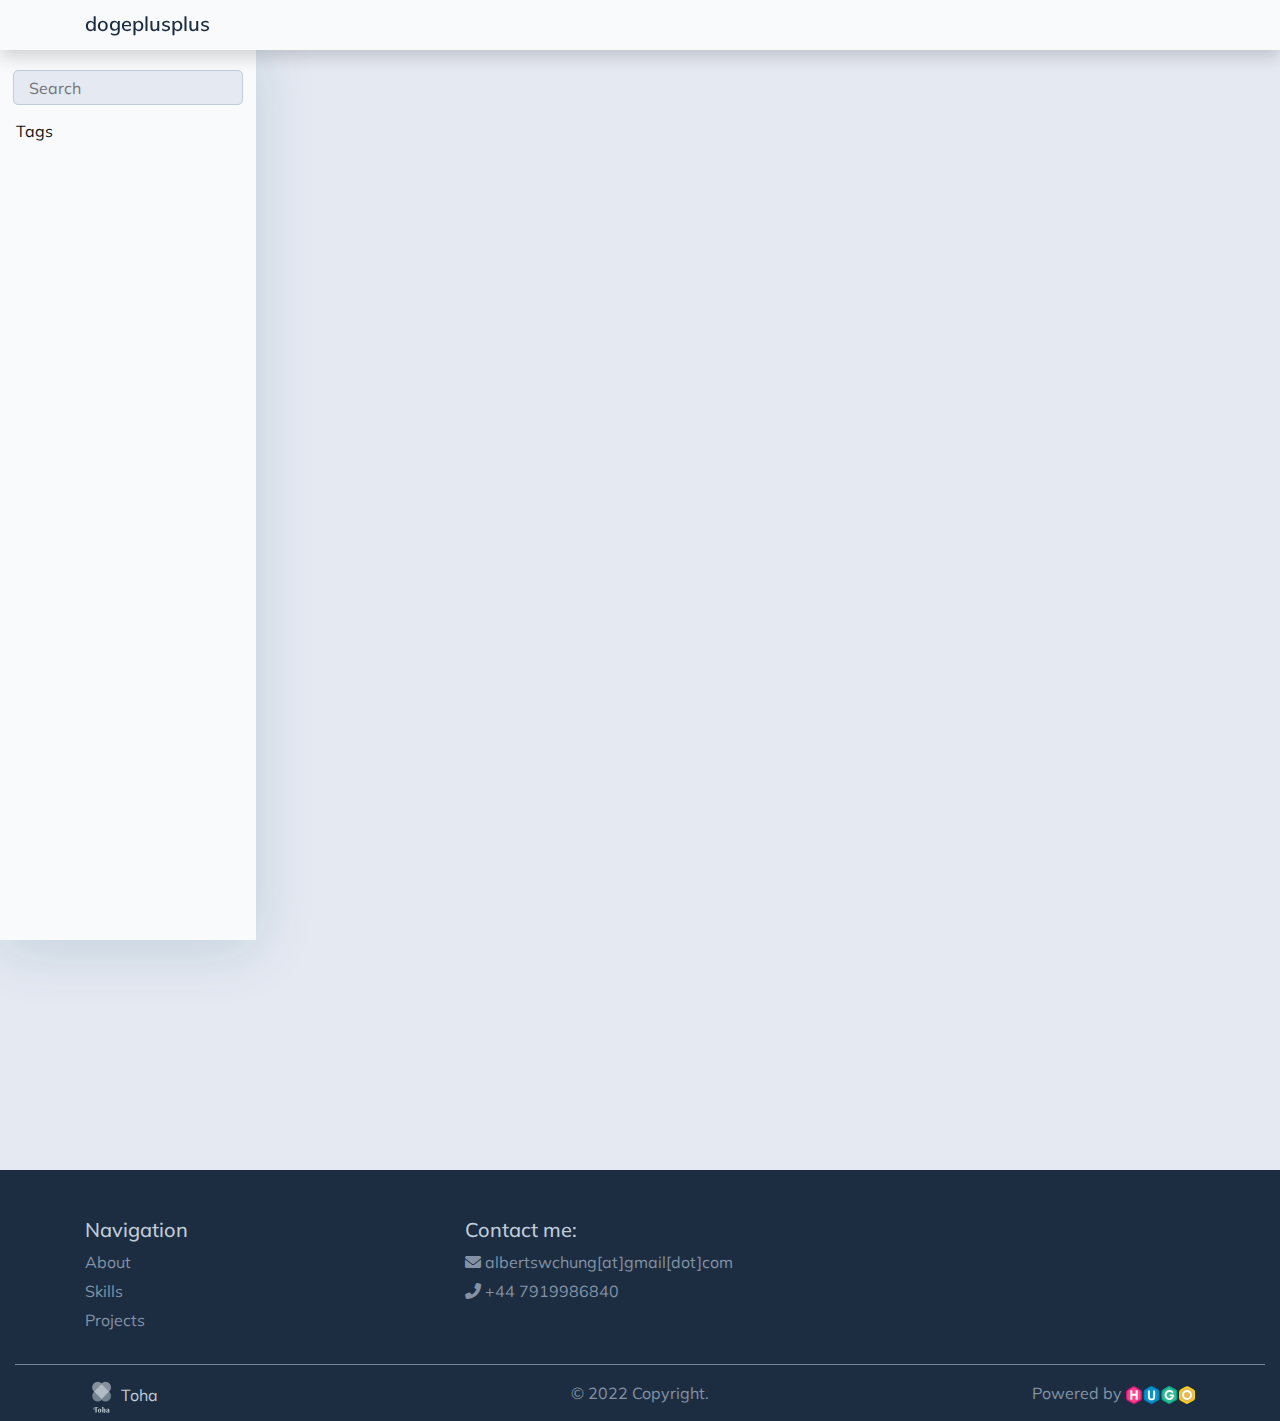
<file: tags/page/1/index.html>
<!doctype html><html lang=en-gb><head><title>https://dogeplusplus.github.io/tags/</title><link rel=canonical href=https://dogeplusplus.github.io/tags/><meta name=robots content="noindex"><meta charset=utf-8><meta http-equiv=refresh content="0; url=https://dogeplusplus.github.io/tags/"></head></html>
</file>
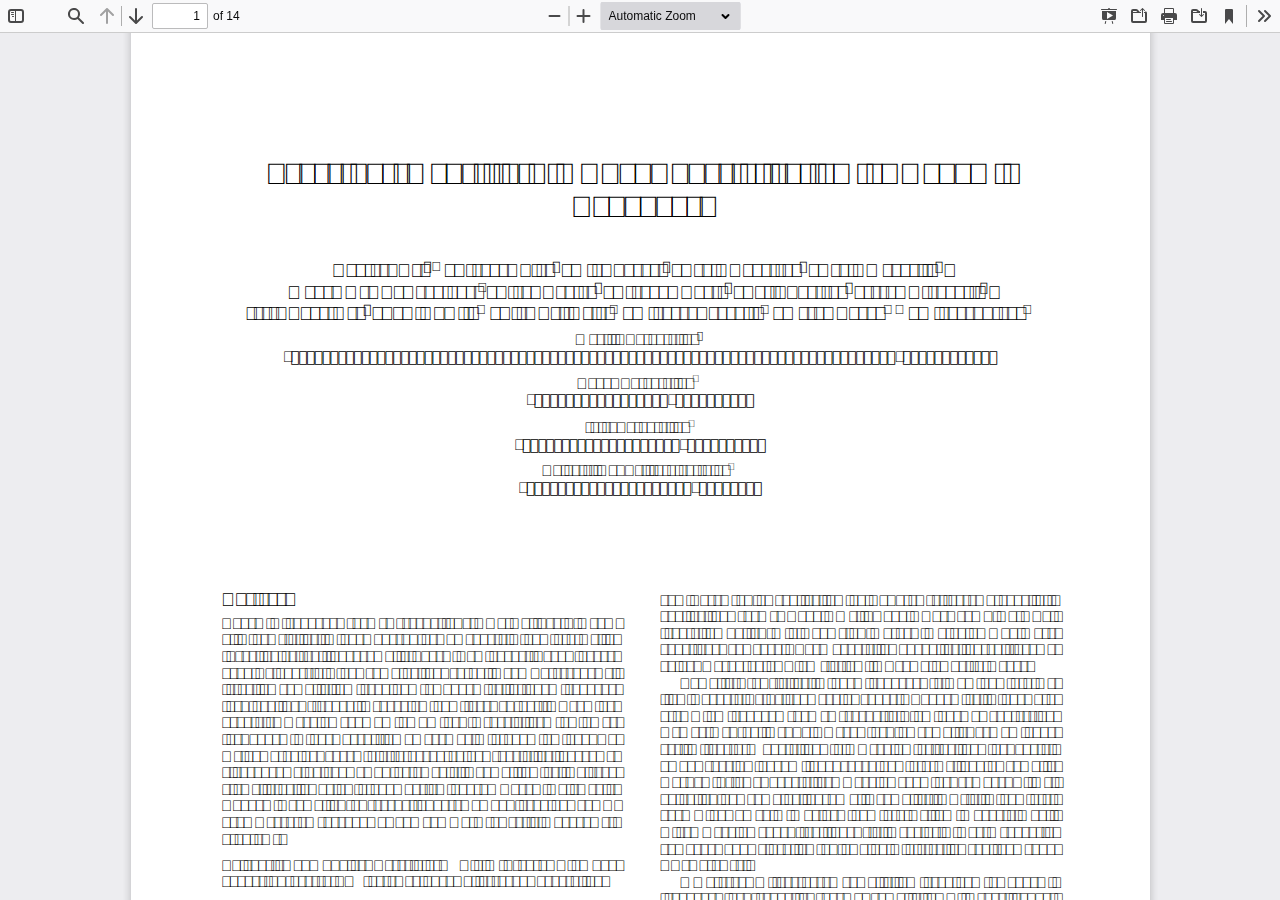
<file: js/pdf-js/web/viewer.html>
<!DOCTYPE html>
<!--
Copyright 2012 Mozilla Foundation

Licensed under the Apache License, Version 2.0 (the "License");
you may not use this file except in compliance with the License.
You may obtain a copy of the License at

    http://www.apache.org/licenses/LICENSE-2.0

Unless required by applicable law or agreed to in writing, software
distributed under the License is distributed on an "AS IS" BASIS,
WITHOUT WARRANTIES OR CONDITIONS OF ANY KIND, either express or implied.
See the License for the specific language governing permissions and
limitations under the License.

Adobe CMap resources are covered by their own copyright but the same license:

    Copyright 1990-2015 Adobe Systems Incorporated.

See https://github.com/adobe-type-tools/cmap-resources
-->
<html dir="ltr" mozdisallowselectionprint>
  <head>
    <meta charset="utf-8">
    <meta name="viewport" content="width=device-width, initial-scale=1, maximum-scale=1">
    <meta name="google" content="notranslate">
    <title>PDF.js viewer</title>

    <link rel="stylesheet" href="viewer.css">

<!-- This snippet is used in production (included from viewer.html) -->
<link rel="resource" type="application/l10n" href="locale/locale.properties">
<script src="../build/pdf.js"></script>

  <script src="viewer.js"></script>

  </head>

  <body tabindex="1">
    <div id="outerContainer">

      <div id="sidebarContainer">
        <div id="toolbarSidebar">
          <div id="toolbarSidebarLeft">
            <div id="sidebarViewButtons" class="splitToolbarButton toggled" role="radiogroup">
              <button id="viewThumbnail" class="toolbarButton toggled" title="Show Thumbnails" tabindex="2" data-l10n-id="thumbs" role="radio" aria-checked="true" aria-controls="thumbnailView">
                 <span data-l10n-id="thumbs_label">Thumbnails</span>
              </button>
              <button id="viewOutline" class="toolbarButton" title="Show Document Outline (double-click to expand/collapse all items)" tabindex="3" data-l10n-id="document_outline" role="radio" aria-checked="false" aria-controls="outlineView">
                 <span data-l10n-id="document_outline_label">Document Outline</span>
              </button>
              <button id="viewAttachments" class="toolbarButton" title="Show Attachments" tabindex="4" data-l10n-id="attachments" role="radio" aria-checked="false" aria-controls="attachmentsView">
                 <span data-l10n-id="attachments_label">Attachments</span>
              </button>
              <button id="viewLayers" class="toolbarButton" title="Show Layers (double-click to reset all layers to the default state)" tabindex="5" data-l10n-id="layers" role="radio" aria-checked="false" aria-controls="layersView">
                 <span data-l10n-id="layers_label">Layers</span>
              </button>
            </div>
          </div>

          <div id="toolbarSidebarRight">
            <div id="outlineOptionsContainer" class="hidden">
              <div class="verticalToolbarSeparator"></div>

              <button id="currentOutlineItem" class="toolbarButton" disabled="disabled" title="Find Current Outline Item" tabindex="6" data-l10n-id="current_outline_item">
                <span data-l10n-id="current_outline_item_label">Current Outline Item</span>
              </button>
            </div>
          </div>
        </div>
        <div id="sidebarContent">
          <div id="thumbnailView">
          </div>
          <div id="outlineView" class="hidden">
          </div>
          <div id="attachmentsView" class="hidden">
          </div>
          <div id="layersView" class="hidden">
          </div>
        </div>
        <div id="sidebarResizer"></div>
      </div>  <!-- sidebarContainer -->

      <div id="mainContainer">
        <div class="findbar hidden doorHanger" id="findbar">
          <div id="findbarInputContainer">
            <input id="findInput" class="toolbarField" title="Find" placeholder="Find in document…" tabindex="91" data-l10n-id="find_input" aria-invalid="false">
            <div class="splitToolbarButton">
              <button id="findPrevious" class="toolbarButton" title="Find the previous occurrence of the phrase" tabindex="92" data-l10n-id="find_previous">
                <span data-l10n-id="find_previous_label">Previous</span>
              </button>
              <div class="splitToolbarButtonSeparator"></div>
              <button id="findNext" class="toolbarButton" title="Find the next occurrence of the phrase" tabindex="93" data-l10n-id="find_next">
                <span data-l10n-id="find_next_label">Next</span>
              </button>
            </div>
          </div>

          <div id="findbarOptionsOneContainer">
            <input type="checkbox" id="findHighlightAll" class="toolbarField" tabindex="94">
            <label for="findHighlightAll" class="toolbarLabel" data-l10n-id="find_highlight">Highlight All</label>
            <input type="checkbox" id="findMatchCase" class="toolbarField" tabindex="95">
            <label for="findMatchCase" class="toolbarLabel" data-l10n-id="find_match_case_label">Match Case</label>
          </div>
          <div id="findbarOptionsTwoContainer">
            <input type="checkbox" id="findMatchDiacritics" class="toolbarField" tabindex="96">
            <label for="findMatchDiacritics" class="toolbarLabel" data-l10n-id="find_match_diacritics_label">Match Diacritics</label>
            <input type="checkbox" id="findEntireWord" class="toolbarField" tabindex="97">
            <label for="findEntireWord" class="toolbarLabel" data-l10n-id="find_entire_word_label">Whole Words</label>
          </div>

          <div id="findbarMessageContainer" aria-live="polite">
            <span id="findResultsCount" class="toolbarLabel"></span>
            <span id="findMsg" class="toolbarLabel"></span>
          </div>
        </div>  <!-- findbar -->

        <div class="editorParamsToolbar hidden doorHangerRight" id="editorFreeTextParamsToolbar">
          <div class="editorParamsToolbarContainer">
            <div class="editorParamsSetter">
              <label for="editorFreeTextColor" class="editorParamsLabel" data-l10n-id="editor_free_text_color">Color</label>
              <input type="color" id="editorFreeTextColor" class="editorParamsColor" tabindex="100">
            </div>
            <div class="editorParamsSetter">
              <label for="editorFreeTextFontSize" class="editorParamsLabel" data-l10n-id="editor_free_text_size">Size</label>
              <input type="range" id="editorFreeTextFontSize" class="editorParamsSlider" value="10" min="5" max="100" step="1" tabindex="101">
            </div>
          </div>
        </div>

        <div class="editorParamsToolbar hidden doorHangerRight" id="editorInkParamsToolbar">
          <div class="editorParamsToolbarContainer">
            <div class="editorParamsSetter">
              <label for="editorInkColor" class="editorParamsLabel" data-l10n-id="editor_ink_color">Color</label>
              <input type="color" id="editorInkColor" class="editorParamsColor" tabindex="102">
            </div>
            <div class="editorParamsSetter">
              <label for="editorInkThickness" class="editorParamsLabel" data-l10n-id="editor_ink_thickness">Thickness</label>
              <input type="range" id="editorInkThickness" class="editorParamsSlider" value="1" min="1" max="20" step="1" tabindex="103">
            </div>
            <div class="editorParamsSetter">
              <label for="editorInkOpacity" class="editorParamsLabel" data-l10n-id="editor_ink_opacity">Opacity</label>
              <input type="range" id="editorInkOpacity" class="editorParamsSlider" value="100" min="1" max="100" step="1" tabindex="104">
            </div>
          </div>
        </div>

        <div id="secondaryToolbar" class="secondaryToolbar hidden doorHangerRight">
          <div id="secondaryToolbarButtonContainer">
            <button id="secondaryPresentationMode" class="secondaryToolbarButton visibleLargeView" title="Switch to Presentation Mode" tabindex="51" data-l10n-id="presentation_mode">
              <span data-l10n-id="presentation_mode_label">Presentation Mode</span>
            </button>

            <button id="secondaryOpenFile" class="secondaryToolbarButton visibleLargeView" title="Open File" tabindex="52" data-l10n-id="open_file">
              <span data-l10n-id="open_file_label">Open</span>
            </button>

            <button id="secondaryPrint" class="secondaryToolbarButton visibleMediumView" title="Print" tabindex="53" data-l10n-id="print">
              <span data-l10n-id="print_label">Print</span>
            </button>

            <button id="secondaryDownload" class="secondaryToolbarButton visibleMediumView" title="Download" tabindex="54" data-l10n-id="download">
              <span data-l10n-id="download_label">Download</span>
            </button>

            <a href="#" id="secondaryViewBookmark" class="secondaryToolbarButton visibleSmallView" title="Current view (copy or open in new window)" tabindex="55" data-l10n-id="bookmark">
              <span data-l10n-id="bookmark_label">Current View</span>
            </a>

            <div class="horizontalToolbarSeparator visibleLargeView"></div>

            <button id="firstPage" class="secondaryToolbarButton" title="Go to First Page" tabindex="56" data-l10n-id="first_page">
              <span data-l10n-id="first_page_label">Go to First Page</span>
            </button>
            <button id="lastPage" class="secondaryToolbarButton" title="Go to Last Page" tabindex="57" data-l10n-id="last_page">
              <span data-l10n-id="last_page_label">Go to Last Page</span>
            </button>

            <div class="horizontalToolbarSeparator"></div>

            <button id="pageRotateCw" class="secondaryToolbarButton" title="Rotate Clockwise" tabindex="58" data-l10n-id="page_rotate_cw">
              <span data-l10n-id="page_rotate_cw_label">Rotate Clockwise</span>
            </button>
            <button id="pageRotateCcw" class="secondaryToolbarButton" title="Rotate Counterclockwise" tabindex="59" data-l10n-id="page_rotate_ccw">
              <span data-l10n-id="page_rotate_ccw_label">Rotate Counterclockwise</span>
            </button>

            <div class="horizontalToolbarSeparator"></div>

            <div id="cursorToolButtons" role="radiogroup">
              <button id="cursorSelectTool" class="secondaryToolbarButton toggled" title="Enable Text Selection Tool" tabindex="60" data-l10n-id="cursor_text_select_tool" role="radio" aria-checked="true">
                <span data-l10n-id="cursor_text_select_tool_label">Text Selection Tool</span>
              </button>
              <button id="cursorHandTool" class="secondaryToolbarButton" title="Enable Hand Tool" tabindex="61" data-l10n-id="cursor_hand_tool" role="radio" aria-checked="false">
                <span data-l10n-id="cursor_hand_tool_label">Hand Tool</span>
              </button>
            </div>

            <div class="horizontalToolbarSeparator"></div>

            <div id="scrollModeButtons" role="radiogroup">
              <button id="scrollPage" class="secondaryToolbarButton" title="Use Page Scrolling" tabindex="62" data-l10n-id="scroll_page" role="radio" aria-checked="false">
                <span data-l10n-id="scroll_page_label">Page Scrolling</span>
              </button>
              <button id="scrollVertical" class="secondaryToolbarButton toggled" title="Use Vertical Scrolling" tabindex="63" data-l10n-id="scroll_vertical" role="radio" aria-checked="true">
                <span data-l10n-id="scroll_vertical_label" >Vertical Scrolling</span>
              </button>
              <button id="scrollHorizontal" class="secondaryToolbarButton" title="Use Horizontal Scrolling" tabindex="64" data-l10n-id="scroll_horizontal" role="radio" aria-checked="false">
                <span data-l10n-id="scroll_horizontal_label">Horizontal Scrolling</span>
              </button>
              <button id="scrollWrapped" class="secondaryToolbarButton" title="Use Wrapped Scrolling" tabindex="65" data-l10n-id="scroll_wrapped" role="radio" aria-checked="false">
                <span data-l10n-id="scroll_wrapped_label">Wrapped Scrolling</span>
              </button>
            </div>

            <div class="horizontalToolbarSeparator"></div>

            <div id="spreadModeButtons" role="radiogroup">
              <button id="spreadNone" class="secondaryToolbarButton toggled" title="Do not join page spreads" tabindex="66" data-l10n-id="spread_none" role="radio" aria-checked="true">
                <span data-l10n-id="spread_none_label">No Spreads</span>
              </button>
              <button id="spreadOdd" class="secondaryToolbarButton" title="Join page spreads starting with odd-numbered pages" tabindex="67" data-l10n-id="spread_odd" role="radio" aria-checked="false">
                <span data-l10n-id="spread_odd_label">Odd Spreads</span>
              </button>
              <button id="spreadEven" class="secondaryToolbarButton" title="Join page spreads starting with even-numbered pages" tabindex="68" data-l10n-id="spread_even" role="radio" aria-checked="false">
                <span data-l10n-id="spread_even_label">Even Spreads</span>
              </button>
            </div>

            <div class="horizontalToolbarSeparator"></div>

            <button id="documentProperties" class="secondaryToolbarButton" title="Document Properties…" tabindex="69" data-l10n-id="document_properties" aria-controls="documentPropertiesDialog">
              <span data-l10n-id="document_properties_label">Document Properties…</span>
            </button>
          </div>
        </div>  <!-- secondaryToolbar -->

        <div class="toolbar">
          <div id="toolbarContainer">
            <div id="toolbarViewer">
              <div id="toolbarViewerLeft">
                <button id="sidebarToggle" class="toolbarButton" title="Toggle Sidebar" tabindex="11" data-l10n-id="toggle_sidebar" aria-expanded="false" aria-controls="sidebarContainer">
                  <span data-l10n-id="toggle_sidebar_label">Toggle Sidebar</span>
                </button>
                <div class="toolbarButtonSpacer"></div>
                <button id="viewFind" class="toolbarButton" title="Find in Document" tabindex="12" data-l10n-id="findbar" aria-expanded="false" aria-controls="findbar">
                  <span data-l10n-id="findbar_label">Find</span>
                </button>
                <div class="splitToolbarButton hiddenSmallView">
                  <button class="toolbarButton" title="Previous Page" id="previous" tabindex="13" data-l10n-id="previous">
                    <span data-l10n-id="previous_label">Previous</span>
                  </button>
                  <div class="splitToolbarButtonSeparator"></div>
                  <button class="toolbarButton" title="Next Page" id="next" tabindex="14" data-l10n-id="next">
                    <span data-l10n-id="next_label">Next</span>
                  </button>
                </div>
                <input type="number" id="pageNumber" class="toolbarField" title="Page" value="1" size="4" min="1" tabindex="15" data-l10n-id="page" autocomplete="off">
                <span id="numPages" class="toolbarLabel"></span>
              </div>
              <div id="toolbarViewerRight">
                <button id="presentationMode" class="toolbarButton hiddenLargeView" title="Switch to Presentation Mode" tabindex="31" data-l10n-id="presentation_mode">
                  <span data-l10n-id="presentation_mode_label">Presentation Mode</span>
                </button>

                <button id="openFile" class="toolbarButton hiddenLargeView" title="Open File" tabindex="32" data-l10n-id="open_file">
                  <span data-l10n-id="open_file_label">Open</span>
                </button>

                <button id="print" class="toolbarButton hiddenMediumView" title="Print" tabindex="33" data-l10n-id="print">
                  <span data-l10n-id="print_label">Print</span>
                </button>

                <button id="download" class="toolbarButton hiddenMediumView" title="Download" tabindex="34" data-l10n-id="download">
                  <span data-l10n-id="download_label">Download</span>
                </button>
                <a href="#" id="viewBookmark" class="toolbarButton hiddenSmallView" title="Current view (copy or open in new window)" tabindex="35" data-l10n-id="bookmark">
                  <span data-l10n-id="bookmark_label">Current View</span>
                </a>

                <div class="verticalToolbarSeparator hiddenSmallView"></div>

                <div id="editorModeButtons" class="splitToolbarButton toggled hidden" role="radiogroup">
                  <button id="editorFreeText" class="toolbarButton" disabled="disabled" title="Add FreeText Annotation" role="radio" aria-checked="false" tabindex="36" data-l10n-id="editor_free_text">
                    <span data-l10n-id="editor_free_text_label">FreeText Annotation</span>
                  </button>
                  <button id="editorInk" class="toolbarButton" disabled="disabled" title="Add Ink Annotation" role="radio" aria-checked="false" tabindex="37" data-l10n-id="editor_ink">
                    <span data-l10n-id="editor_ink_label">Ink Annotation</span>
                  </button>
                </div>

                <!-- Should be visible when the "editorModeButtons" are visible. -->
                <div id="editorModeSeparator" class="verticalToolbarSeparator hidden"></div>

                <button id="secondaryToolbarToggle" class="toolbarButton" title="Tools" tabindex="48" data-l10n-id="tools" aria-expanded="false" aria-controls="secondaryToolbar">
                  <span data-l10n-id="tools_label">Tools</span>
                </button>
              </div>
              <div id="toolbarViewerMiddle">
                <div class="splitToolbarButton">
                  <button id="zoomOut" class="toolbarButton" title="Zoom Out" tabindex="21" data-l10n-id="zoom_out">
                    <span data-l10n-id="zoom_out_label">Zoom Out</span>
                  </button>
                  <div class="splitToolbarButtonSeparator"></div>
                  <button id="zoomIn" class="toolbarButton" title="Zoom In" tabindex="22" data-l10n-id="zoom_in">
                    <span data-l10n-id="zoom_in_label">Zoom In</span>
                   </button>
                </div>
                <span id="scaleSelectContainer" class="dropdownToolbarButton">
                  <select id="scaleSelect" title="Zoom" tabindex="23" data-l10n-id="zoom">
                    <option id="pageAutoOption" title="" value="auto" selected="selected" data-l10n-id="page_scale_auto">Automatic Zoom</option>
                    <option id="pageActualOption" title="" value="page-actual" data-l10n-id="page_scale_actual">Actual Size</option>
                    <option id="pageFitOption" title="" value="page-fit" data-l10n-id="page_scale_fit">Page Fit</option>
                    <option id="pageWidthOption" title="" value="page-width" data-l10n-id="page_scale_width">Page Width</option>
                    <option id="customScaleOption" title="" value="custom" disabled="disabled" hidden="true"></option>
                    <option title="" value="0.5" data-l10n-id="page_scale_percent" data-l10n-args='{ "scale": 50 }'>50%</option>
                    <option title="" value="0.75" data-l10n-id="page_scale_percent" data-l10n-args='{ "scale": 75 }'>75%</option>
                    <option title="" value="1" data-l10n-id="page_scale_percent" data-l10n-args='{ "scale": 100 }'>100%</option>
                    <option title="" value="1.25" data-l10n-id="page_scale_percent" data-l10n-args='{ "scale": 125 }'>125%</option>
                    <option title="" value="1.5" data-l10n-id="page_scale_percent" data-l10n-args='{ "scale": 150 }'>150%</option>
                    <option title="" value="2" data-l10n-id="page_scale_percent" data-l10n-args='{ "scale": 200 }'>200%</option>
                    <option title="" value="3" data-l10n-id="page_scale_percent" data-l10n-args='{ "scale": 300 }'>300%</option>
                    <option title="" value="4" data-l10n-id="page_scale_percent" data-l10n-args='{ "scale": 400 }'>400%</option>
                  </select>
                </span>
              </div>
            </div>
            <div id="loadingBar">
              <div class="progress">
                <div class="glimmer">
                </div>
              </div>
            </div>
          </div>
        </div>

        <div id="viewerContainer" tabindex="0">
          <div id="viewer" class="pdfViewer"></div>
        </div>

        <div id="errorWrapper" hidden='true'>
          <div id="errorMessageLeft">
            <span id="errorMessage"></span>
            <button id="errorShowMore" data-l10n-id="error_more_info">
              More Information
            </button>
            <button id="errorShowLess" data-l10n-id="error_less_info" hidden='true'>
              Less Information
            </button>
          </div>
          <div id="errorMessageRight">
            <button id="errorClose" data-l10n-id="error_close">
              Close
            </button>
          </div>
          <div id="errorSpacer"></div>
          <textarea id="errorMoreInfo" hidden='true' readonly="readonly"></textarea>
        </div>
      </div> <!-- mainContainer -->

      <div id="dialogContainer">
        <dialog id="passwordDialog">
          <div class="row">
            <label for="password" id="passwordText" data-l10n-id="password_label">Enter the password to open this PDF file:</label>
          </div>
          <div class="row">
            <input type="password" id="password" class="toolbarField">
          </div>
          <div class="buttonRow">
            <button id="passwordCancel" class="dialogButton"><span data-l10n-id="password_cancel">Cancel</span></button>
            <button id="passwordSubmit" class="dialogButton"><span data-l10n-id="password_ok">OK</span></button>
          </div>
        </dialog>
        <dialog id="documentPropertiesDialog">
          <div class="row">
            <span id="fileNameLabel" data-l10n-id="document_properties_file_name">File name:</span>
            <p id="fileNameField" aria-labelledby="fileNameLabel">-</p>
          </div>
          <div class="row">
            <span id="fileSizeLabel" data-l10n-id="document_properties_file_size">File size:</span>
            <p id="fileSizeField" aria-labelledby="fileSizeLabel">-</p>
          </div>
          <div class="separator"></div>
          <div class="row">
            <span id="titleLabel" data-l10n-id="document_properties_title">Title:</span>
            <p id="titleField" aria-labelledby="titleLabel">-</p>
          </div>
          <div class="row">
            <span id="authorLabel" data-l10n-id="document_properties_author">Author:</span>
            <p id="authorField" aria-labelledby="authorLabel">-</p>
          </div>
          <div class="row">
            <span id="subjectLabel" data-l10n-id="document_properties_subject">Subject:</span>
            <p id="subjectField" aria-labelledby="subjectLabel">-</p>
          </div>
          <div class="row">
            <span id="keywordsLabel" data-l10n-id="document_properties_keywords">Keywords:</span>
            <p id="keywordsField" aria-labelledby="keywordsLabel">-</p>
          </div>
          <div class="row">
            <span id="creationDateLabel" data-l10n-id="document_properties_creation_date">Creation Date:</span>
            <p id="creationDateField" aria-labelledby="creationDateLabel">-</p>
          </div>
          <div class="row">
            <span id="modificationDateLabel" data-l10n-id="document_properties_modification_date">Modification Date:</span>
            <p id="modificationDateField" aria-labelledby="modificationDateLabel">-</p>
          </div>
          <div class="row">
            <span id="creatorLabel" data-l10n-id="document_properties_creator">Creator:</span>
            <p id="creatorField" aria-labelledby="creatorLabel">-</p>
          </div>
          <div class="separator"></div>
          <div class="row">
            <span id="producerLabel" data-l10n-id="document_properties_producer">PDF Producer:</span>
            <p id="producerField" aria-labelledby="producerLabel">-</p>
          </div>
          <div class="row">
            <span id="versionLabel" data-l10n-id="document_properties_version">PDF Version:</span>
            <p id="versionField" aria-labelledby="versionLabel">-</p>
          </div>
          <div class="row">
            <span id="pageCountLabel" data-l10n-id="document_properties_page_count">Page Count:</span>
            <p id="pageCountField" aria-labelledby="pageCountLabel">-</p>
          </div>
          <div class="row">
            <span id="pageSizeLabel" data-l10n-id="document_properties_page_size">Page Size:</span>
            <p id="pageSizeField" aria-labelledby="pageSizeLabel">-</p>
          </div>
          <div class="separator"></div>
          <div class="row">
            <span id="linearizedLabel" data-l10n-id="document_properties_linearized">Fast Web View:</span>
            <p id="linearizedField" aria-labelledby="linearizedLabel">-</p>
          </div>
          <div class="buttonRow">
            <button id="documentPropertiesClose" class="dialogButton"><span data-l10n-id="document_properties_close">Close</span></button>
          </div>
        </dialog>
        <dialog id="printServiceDialog" style="min-width: 200px;">
          <div class="row">
            <span data-l10n-id="print_progress_message">Preparing document for printing…</span>
          </div>
          <div class="row">
            <progress value="0" max="100"></progress>
            <span data-l10n-id="print_progress_percent" data-l10n-args='{ "progress": 0 }' class="relative-progress">0%</span>
          </div>
          <div class="buttonRow">
            <button id="printCancel" class="dialogButton"><span data-l10n-id="print_progress_close">Cancel</span></button>
          </div>
        </dialog>
      </div>  <!-- dialogContainer -->

    </div> <!-- outerContainer -->
    <div id="printContainer"></div>

    <input type="file" id="fileInput" class="hidden">
  </body>
</html>
</file>
<file: js/pdf-js/web/viewer.css>
/* Copyright 2014 Mozilla Foundation
 *
 * Licensed under the Apache License, Version 2.0 (the "License");
 * you may not use this file except in compliance with the License.
 * You may obtain a copy of the License at
 *
 *     http://www.apache.org/licenses/LICENSE-2.0
 *
 * Unless required by applicable law or agreed to in writing, software
 * distributed under the License is distributed on an "AS IS" BASIS,
 * WITHOUT WARRANTIES OR CONDITIONS OF ANY KIND, either express or implied.
 * See the License for the specific language governing permissions and
 * limitations under the License.
 */

.textLayer {
  position: absolute;
  text-align: initial;
  left: 0;
  top: 0;
  right: 0;
  bottom: 0;
  overflow: hidden;
  opacity: 0.2;
  line-height: 1;
  -webkit-text-size-adjust: none;
     -moz-text-size-adjust: none;
          text-size-adjust: none;
  forced-color-adjust: none;
}

.textLayer span,
.textLayer br {
  color: transparent;
  position: absolute;
  white-space: pre;
  cursor: text;
  transform-origin: 0% 0%;
}

/* Only necessary in Google Chrome, see issue 14205, and most unfortunately
 * the problem doesn't show up in "text" reference tests. */
.textLayer span.markedContent {
  top: 0;
  height: 0;
}

.textLayer .highlight {
  margin: -1px;
  padding: 1px;
  background-color: rgba(180, 0, 170, 1);
  border-radius: 4px;
}

.textLayer .highlight.appended {
  position: initial;
}

.textLayer .highlight.begin {
  border-radius: 4px 0 0 4px;
}

.textLayer .highlight.end {
  border-radius: 0 4px 4px 0;
}

.textLayer .highlight.middle {
  border-radius: 0;
}

.textLayer .highlight.selected {
  background-color: rgba(0, 100, 0, 1);
}

.textLayer ::-moz-selection {
  background: rgba(0, 0, 255, 1);
}

.textLayer ::selection {
  background: rgba(0, 0, 255, 1);
}

/* Avoids https://github.com/mozilla/pdf.js/issues/13840 in Chrome */
.textLayer br::-moz-selection {
  background: transparent;
}
.textLayer br::selection {
  background: transparent;
}

.textLayer .endOfContent {
  display: block;
  position: absolute;
  left: 0;
  top: 100%;
  right: 0;
  bottom: 0;
  z-index: -1;
  cursor: default;
  -webkit-user-select: none;
     -moz-user-select: none;
          user-select: none;
}

.textLayer .endOfContent.active {
  top: 0;
}


:root {
  --annotation-unfocused-field-background: url("data:image/svg+xml;charset=UTF-8,<svg width='1px' height='1px' xmlns='http://www.w3.org/2000/svg'><rect width='100%' height='100%' style='fill:rgba(0, 54, 255, 0.13);'/></svg>");
}

@media (forced-colors: active) {
  .annotationLayer .textWidgetAnnotation input:required,
  .annotationLayer .textWidgetAnnotation textarea:required,
  .annotationLayer .choiceWidgetAnnotation select:required,
  .annotationLayer .buttonWidgetAnnotation.checkBox input:required,
  .annotationLayer .buttonWidgetAnnotation.radioButton input:required {
    outline: 1.5px solid selectedItem;
  }
}

.annotationLayer {
  position: absolute;
  top: 0;
  left: 0;
  pointer-events: none;
  transform-origin: 0 0;
}

.annotationLayer section {
  position: absolute;
  text-align: initial;
  pointer-events: auto;
  box-sizing: border-box;
  transform-origin: 0 0;
}

.annotationLayer .linkAnnotation > a,
.annotationLayer .buttonWidgetAnnotation.pushButton > a {
  position: absolute;
  font-size: 1em;
  top: 0;
  left: 0;
  width: 100%;
  height: 100%;
}

.annotationLayer .buttonWidgetAnnotation.pushButton > canvas {
  width: 100%;
  height: 100%;
}

.annotationLayer .linkAnnotation > a:hover,
.annotationLayer .buttonWidgetAnnotation.pushButton > a:hover {
  opacity: 0.2;
  background: rgba(255, 255, 0, 1);
  box-shadow: 0 2px 10px rgba(255, 255, 0, 1);
}

.annotationLayer .textAnnotation img {
  position: absolute;
  cursor: pointer;
  width: 100%;
  height: 100%;
}

.annotationLayer .textWidgetAnnotation input,
.annotationLayer .textWidgetAnnotation textarea,
.annotationLayer .choiceWidgetAnnotation select,
.annotationLayer .buttonWidgetAnnotation.checkBox input,
.annotationLayer .buttonWidgetAnnotation.radioButton input {
  background-image: var(--annotation-unfocused-field-background);
  border: 1px solid transparent;
  box-sizing: border-box;
  font: calc(9px * var(--scale-factor)) sans-serif;
  height: 100%;
  margin: 0;
  vertical-align: top;
  width: 100%;
}

.annotationLayer .textWidgetAnnotation input:required,
.annotationLayer .textWidgetAnnotation textarea:required,
.annotationLayer .choiceWidgetAnnotation select:required,
.annotationLayer .buttonWidgetAnnotation.checkBox input:required,
.annotationLayer .buttonWidgetAnnotation.radioButton input:required {
  outline: 1.5px solid red;
}

.annotationLayer .choiceWidgetAnnotation select option {
  padding: 0;
}

.annotationLayer .buttonWidgetAnnotation.radioButton input {
  border-radius: 50%;
}

.annotationLayer .textWidgetAnnotation textarea {
  resize: none;
}

.annotationLayer .textWidgetAnnotation input[disabled],
.annotationLayer .textWidgetAnnotation textarea[disabled],
.annotationLayer .choiceWidgetAnnotation select[disabled],
.annotationLayer .buttonWidgetAnnotation.checkBox input[disabled],
.annotationLayer .buttonWidgetAnnotation.radioButton input[disabled] {
  background: none;
  border: 1px solid transparent;
  cursor: not-allowed;
}

.annotationLayer .textWidgetAnnotation input:hover,
.annotationLayer .textWidgetAnnotation textarea:hover,
.annotationLayer .choiceWidgetAnnotation select:hover,
.annotationLayer .buttonWidgetAnnotation.checkBox input:hover,
.annotationLayer .buttonWidgetAnnotation.radioButton input:hover {
  border: 1px solid rgba(0, 0, 0, 1);
}

.annotationLayer .textWidgetAnnotation input:focus,
.annotationLayer .textWidgetAnnotation textarea:focus,
.annotationLayer .choiceWidgetAnnotation select:focus {
  background: none;
  border: 1px solid transparent;
}

.annotationLayer .textWidgetAnnotation input :focus,
.annotationLayer .textWidgetAnnotation textarea :focus,
.annotationLayer .choiceWidgetAnnotation select :focus,
.annotationLayer .buttonWidgetAnnotation.checkBox :focus,
.annotationLayer .buttonWidgetAnnotation.radioButton :focus {
  background-image: none;
  background-color: transparent;
  outline: auto;
}

.annotationLayer .buttonWidgetAnnotation.checkBox input:checked:before,
.annotationLayer .buttonWidgetAnnotation.checkBox input:checked:after,
.annotationLayer .buttonWidgetAnnotation.radioButton input:checked:before {
  background-color: CanvasText;
  content: "";
  display: block;
  position: absolute;
}

.annotationLayer .buttonWidgetAnnotation.checkBox input:checked:before,
.annotationLayer .buttonWidgetAnnotation.checkBox input:checked:after {
  height: 80%;
  left: 45%;
  width: 1px;
}

.annotationLayer .buttonWidgetAnnotation.checkBox input:checked:before {
  transform: rotate(45deg);
}

.annotationLayer .buttonWidgetAnnotation.checkBox input:checked:after {
  transform: rotate(-45deg);
}

.annotationLayer .buttonWidgetAnnotation.radioButton input:checked:before {
  border-radius: 50%;
  height: 50%;
  left: 30%;
  top: 20%;
  width: 50%;
}

.annotationLayer .textWidgetAnnotation input.comb {
  font-family: monospace;
  padding-left: 2px;
  padding-right: 0;
}

.annotationLayer .textWidgetAnnotation input.comb:focus {
  /*
   * Letter spacing is placed on the right side of each character. Hence, the
   * letter spacing of the last character may be placed outside the visible
   * area, causing horizontal scrolling. We avoid this by extending the width
   * when the element has focus and revert this when it loses focus.
   */
  width: 103%;
}

.annotationLayer .buttonWidgetAnnotation.checkBox input,
.annotationLayer .buttonWidgetAnnotation.radioButton input {
  -webkit-appearance: none;
     -moz-appearance: none;
          appearance: none;
}

.annotationLayer .popupTriggerArea {
  height: 100%;
  width: 100%;
}

.annotationLayer .popupWrapper {
  position: absolute;
  font-size: calc(9px * var(--scale-factor));
  width: 100%;
  min-width: calc(180px * var(--scale-factor));
  pointer-events: none;
}

.annotationLayer .popup {
  position: absolute;
  max-width: calc(180px * var(--scale-factor));
  background-color: rgba(255, 255, 153, 1);
  box-shadow: 0 calc(2px * var(--scale-factor)) calc(5px * var(--scale-factor))
    rgba(136, 136, 136, 1);
  border-radius: calc(2px * var(--scale-factor));
  padding: calc(6px * var(--scale-factor));
  margin-left: calc(5px * var(--scale-factor));
  cursor: pointer;
  font: message-box;
  white-space: normal;
  word-wrap: break-word;
  pointer-events: auto;
}

.annotationLayer .popup > * {
  font-size: calc(9px * var(--scale-factor));
}

.annotationLayer .popup h1 {
  display: inline-block;
}

.annotationLayer .popupDate {
  display: inline-block;
  margin-left: calc(5px * var(--scale-factor));
}

.annotationLayer .popupContent {
  border-top: 1px solid rgba(51, 51, 51, 1);
  margin-top: calc(2px * var(--scale-factor));
  padding-top: calc(2px * var(--scale-factor));
}

.annotationLayer .richText > * {
  white-space: pre-wrap;
  font-size: calc(9px * var(--scale-factor));
}

.annotationLayer .highlightAnnotation,
.annotationLayer .underlineAnnotation,
.annotationLayer .squigglyAnnotation,
.annotationLayer .strikeoutAnnotation,
.annotationLayer .freeTextAnnotation,
.annotationLayer .lineAnnotation svg line,
.annotationLayer .squareAnnotation svg rect,
.annotationLayer .circleAnnotation svg ellipse,
.annotationLayer .polylineAnnotation svg polyline,
.annotationLayer .polygonAnnotation svg polygon,
.annotationLayer .caretAnnotation,
.annotationLayer .inkAnnotation svg polyline,
.annotationLayer .stampAnnotation,
.annotationLayer .fileAttachmentAnnotation {
  cursor: pointer;
}

.annotationLayer section svg {
  position: absolute;
  width: 100%;
  height: 100%;
}

.annotationLayer .annotationTextContent {
  position: absolute;
  width: 100%;
  height: 100%;
  opacity: 0;
  color: transparent;
  -webkit-user-select: none;
     -moz-user-select: none;
          user-select: none;
  pointer-events: none;
}

.annotationLayer .annotationTextContent span {
  width: 100%;
  display: inline-block;
}


:root {
  --xfa-unfocused-field-background: url("data:image/svg+xml;charset=UTF-8,<svg width='1px' height='1px' xmlns='http://www.w3.org/2000/svg'><rect width='100%' height='100%' style='fill:rgba(0, 54, 255, 0.13);'/></svg>");
}

@media (forced-colors: active) {
  .xfaLayer *:required {
    outline: 1.5px solid selectedItem;
  }
}

.xfaLayer .highlight {
  margin: -1px;
  padding: 1px;
  background-color: rgba(239, 203, 237, 1);
  border-radius: 4px;
}

.xfaLayer .highlight.appended {
  position: initial;
}

.xfaLayer .highlight.begin {
  border-radius: 4px 0 0 4px;
}

.xfaLayer .highlight.end {
  border-radius: 0 4px 4px 0;
}

.xfaLayer .highlight.middle {
  border-radius: 0;
}

.xfaLayer .highlight.selected {
  background-color: rgba(203, 223, 203, 1);
}

.xfaLayer ::-moz-selection {
  background: rgba(0, 0, 255, 1);
}

.xfaLayer ::selection {
  background: rgba(0, 0, 255, 1);
}

.xfaPage {
  overflow: hidden;
  position: relative;
}

.xfaContentarea {
  position: absolute;
}

.xfaPrintOnly {
  display: none;
}

.xfaLayer {
  position: absolute;
  text-align: initial;
  top: 0;
  left: 0;
  transform-origin: 0 0;
  line-height: 1.2;
}

.xfaLayer * {
  color: inherit;
  font: inherit;
  font-style: inherit;
  font-weight: inherit;
  font-kerning: inherit;
  letter-spacing: -0.01px;
  text-align: inherit;
  text-decoration: inherit;
  box-sizing: border-box;
  background-color: transparent;
  padding: 0;
  margin: 0;
  pointer-events: auto;
  line-height: inherit;
}

.xfaLayer *:required {
  outline: 1.5px solid red;
}

.xfaLayer div {
  pointer-events: none;
}

.xfaLayer svg {
  pointer-events: none;
}

.xfaLayer svg * {
  pointer-events: none;
}

.xfaLayer a {
  color: blue;
}

.xfaRich li {
  margin-left: 3em;
}

.xfaFont {
  color: black;
  font-weight: normal;
  font-kerning: none;
  font-size: 10px;
  font-style: normal;
  letter-spacing: 0;
  text-decoration: none;
  vertical-align: 0;
}

.xfaCaption {
  overflow: hidden;
  flex: 0 0 auto;
}

.xfaCaptionForCheckButton {
  overflow: hidden;
  flex: 1 1 auto;
}

.xfaLabel {
  height: 100%;
  width: 100%;
}

.xfaLeft {
  display: flex;
  flex-direction: row;
  align-items: center;
}

.xfaRight {
  display: flex;
  flex-direction: row-reverse;
  align-items: center;
}

.xfaLeft > .xfaCaption,
.xfaLeft > .xfaCaptionForCheckButton,
.xfaRight > .xfaCaption,
.xfaRight > .xfaCaptionForCheckButton {
  max-height: 100%;
}

.xfaTop {
  display: flex;
  flex-direction: column;
  align-items: flex-start;
}

.xfaBottom {
  display: flex;
  flex-direction: column-reverse;
  align-items: flex-start;
}

.xfaTop > .xfaCaption,
.xfaTop > .xfaCaptionForCheckButton,
.xfaBottom > .xfaCaption,
.xfaBottom > .xfaCaptionForCheckButton {
  width: 100%;
}

.xfaBorder {
  background-color: transparent;
  position: absolute;
  pointer-events: none;
}

.xfaWrapped {
  width: 100%;
  height: 100%;
}

.xfaTextfield:focus,
.xfaSelect:focus {
  background-image: none;
  background-color: transparent;
  outline: auto;
  outline-offset: -1px;
}

.xfaCheckbox:focus,
.xfaRadio:focus {
  outline: auto;
}

.xfaTextfield,
.xfaSelect {
  height: 100%;
  width: 100%;
  flex: 1 1 auto;
  border: none;
  resize: none;
  background-image: var(--xfa-unfocused-field-background);
}

.xfaTop > .xfaTextfield,
.xfaTop > .xfaSelect,
.xfaBottom > .xfaTextfield,
.xfaBottom > .xfaSelect {
  flex: 0 1 auto;
}

.xfaButton {
  cursor: pointer;
  width: 100%;
  height: 100%;
  border: none;
  text-align: center;
}

.xfaLink {
  width: 100%;
  height: 100%;
  position: absolute;
  top: 0;
  left: 0;
}

.xfaCheckbox,
.xfaRadio {
  width: 100%;
  height: 100%;
  flex: 0 0 auto;
  border: none;
}

.xfaRich {
  white-space: pre-wrap;
  width: 100%;
  height: 100%;
}

.xfaImage {
  -o-object-position: left top;
     object-position: left top;
  -o-object-fit: contain;
     object-fit: contain;
  width: 100%;
  height: 100%;
}

.xfaLrTb,
.xfaRlTb,
.xfaTb {
  display: flex;
  flex-direction: column;
  align-items: stretch;
}

.xfaLr {
  display: flex;
  flex-direction: row;
  align-items: stretch;
}

.xfaRl {
  display: flex;
  flex-direction: row-reverse;
  align-items: stretch;
}

.xfaTb > div {
  justify-content: left;
}

.xfaPosition {
  position: relative;
}

.xfaArea {
  position: relative;
}

.xfaValignMiddle {
  display: flex;
  align-items: center;
}

.xfaTable {
  display: flex;
  flex-direction: column;
  align-items: stretch;
}

.xfaTable .xfaRow {
  display: flex;
  flex-direction: row;
  align-items: stretch;
}

.xfaTable .xfaRlRow {
  display: flex;
  flex-direction: row-reverse;
  align-items: stretch;
  flex: 1;
}

.xfaTable .xfaRlRow > div {
  flex: 1;
}

.xfaNonInteractive input,
.xfaNonInteractive textarea,
.xfaDisabled input,
.xfaDisabled textarea,
.xfaReadOnly input,
.xfaReadOnly textarea {
  background: initial;
}

@media print {
  .xfaTextfield,
  .xfaSelect {
    background: transparent;
  }

  .xfaSelect {
    -webkit-appearance: none;
       -moz-appearance: none;
            appearance: none;
    text-indent: 1px;
    text-overflow: "";
  }
}


:root {
  --focus-outline: solid 2px blue;
  --hover-outline: dashed 2px blue;
  --freetext-line-height: 1.35;
  --freetext-padding: 2px;
  --editorInk-editing-cursor: url(images/toolbarButton-editorInk.svg) 0 16;
}

@media (forced-colors: active) {
  :root {
    --focus-outline: solid 3px ButtonText;
    --hover-outline: dashed 3px ButtonText;
  }
}

[data-editor-rotation="90"] {
  transform: rotate(90deg);
}
[data-editor-rotation="180"] {
  transform: rotate(180deg);
}
[data-editor-rotation="270"] {
  transform: rotate(270deg);
}

.annotationEditorLayer {
  background: transparent;
  position: absolute;
  top: 0;
  left: 0;
  font-size: calc(100px * var(--scale-factor));
  transform-origin: 0 0;
}

.annotationEditorLayer .selectedEditor {
  outline: var(--focus-outline);
  resize: none;
}

.annotationEditorLayer .freeTextEditor {
  position: absolute;
  background: transparent;
  border-radius: 3px;
  padding: calc(var(--freetext-padding) * var(--scale-factor));
  resize: none;
  width: auto;
  height: auto;
  z-index: 1;
  transform-origin: 0 0;
  touch-action: none;
}

.annotationEditorLayer .freeTextEditor .internal {
  background: transparent;
  border: none;
  top: 0;
  left: 0;
  overflow: visible;
  white-space: nowrap;
  resize: none;
  font: 10px sans-serif;
  line-height: var(--freetext-line-height);
}

.annotationEditorLayer .freeTextEditor .overlay {
  position: absolute;
  display: none;
  background: transparent;
  top: 0;
  left: 0;
  width: 100%;
  height: 100%;
}

.annotationEditorLayer .freeTextEditor .overlay.enabled {
  display: block;
}

.annotationEditorLayer .freeTextEditor .internal:empty::before {
  content: attr(default-content);
  color: gray;
}

.annotationEditorLayer .freeTextEditor .internal:focus {
  outline: none;
}

.annotationEditorLayer .inkEditor.disabled {
  resize: none;
}

.annotationEditorLayer .inkEditor.disabled.selectedEditor {
  resize: horizontal;
}

.annotationEditorLayer .freeTextEditor:hover:not(.selectedEditor),
.annotationEditorLayer .inkEditor:hover:not(.selectedEditor) {
  outline: var(--hover-outline);
}

.annotationEditorLayer .inkEditor {
  position: absolute;
  background: transparent;
  border-radius: 3px;
  overflow: auto;
  width: 100%;
  height: 100%;
  z-index: 1;
  transform-origin: 0 0;
  cursor: auto;
}

.annotationEditorLayer .inkEditor.editing {
  resize: none;
  cursor: var(--editorInk-editing-cursor), pointer;
}

.annotationEditorLayer .inkEditor .inkEditorCanvas {
  position: absolute;
  top: 0;
  left: 0;
  width: 100%;
  height: 100%;
  touch-action: none;
}

:root {
  --viewer-container-height: 0;
  --pdfViewer-padding-bottom: 0;
  --page-margin: 1px auto -8px;
  --page-border: 9px solid transparent;
  --page-border-image: url(images/shadow.png) 9 9 repeat;
  --spreadHorizontalWrapped-margin-LR: -3.5px;
  --scale-factor: 1;
}

@media screen and (forced-colors: active) {
  :root {
    --pdfViewer-padding-bottom: 9px;
    --page-margin: 8px auto -1px;
    --page-border: 1px solid CanvasText;
    --page-border-image: none;
    --spreadHorizontalWrapped-margin-LR: 3.5px;
  }
}

[data-main-rotation="90"] {
  transform: rotate(90deg) translateY(-100%);
}
[data-main-rotation="180"] {
  transform: rotate(180deg) translate(-100%, -100%);
}
[data-main-rotation="270"] {
  transform: rotate(270deg) translateX(-100%);
}

.pdfViewer {
  padding-bottom: var(--pdfViewer-padding-bottom);
}

.pdfViewer .canvasWrapper {
  overflow: hidden;
}

.pdfViewer .page {
  direction: ltr;
  width: 816px;
  height: 1056px;
  margin: var(--page-margin);
  position: relative;
  overflow: visible;
  border: var(--page-border);
  -o-border-image: var(--page-border-image);
     border-image: var(--page-border-image);
  background-clip: content-box;
  background-color: rgba(255, 255, 255, 1);
}

.pdfViewer .dummyPage {
  position: relative;
  width: 0;
  height: var(--viewer-container-height);
}

.pdfViewer.removePageBorders .page {
  margin: 0 auto 10px;
  border: none;
}

.pdfViewer.singlePageView {
  display: inline-block;
}

.pdfViewer.singlePageView .page {
  margin: 0;
  border: none;
}

.pdfViewer.scrollHorizontal,
.pdfViewer.scrollWrapped,
.spread {
  margin-left: 3.5px;
  margin-right: 3.5px;
  text-align: center;
}

.pdfViewer.scrollHorizontal,
.spread {
  white-space: nowrap;
}

.pdfViewer.removePageBorders,
.pdfViewer.scrollHorizontal .spread,
.pdfViewer.scrollWrapped .spread {
  margin-left: 0;
  margin-right: 0;
}

.spread .page,
.spread .dummyPage,
.pdfViewer.scrollHorizontal .page,
.pdfViewer.scrollWrapped .page,
.pdfViewer.scrollHorizontal .spread,
.pdfViewer.scrollWrapped .spread {
  display: inline-block;
  vertical-align: middle;
}

.spread .page,
.pdfViewer.scrollHorizontal .page,
.pdfViewer.scrollWrapped .page {
  margin-left: var(--spreadHorizontalWrapped-margin-LR);
  margin-right: var(--spreadHorizontalWrapped-margin-LR);
}

.pdfViewer.removePageBorders .spread .page,
.pdfViewer.removePageBorders.scrollHorizontal .page,
.pdfViewer.removePageBorders.scrollWrapped .page {
  margin-left: 5px;
  margin-right: 5px;
}

.pdfViewer .page canvas {
  margin: 0;
  display: block;
}

.pdfViewer .page canvas[hidden] {
  display: none;
}

.pdfViewer .page .loadingIcon {
  position: absolute;
  display: block;
  left: 0;
  top: 0;
  right: 0;
  bottom: 0;
  background: url("images/loading-icon.gif") center no-repeat;
}
.pdfViewer .page .loadingIcon.notVisible {
  background: none;
}

.pdfViewer.enablePermissions .textLayer span {
  -webkit-user-select: none !important;
     -moz-user-select: none !important;
          user-select: none !important;
  cursor: not-allowed;
}

.pdfPresentationMode .pdfViewer {
  padding-bottom: 0;
}

.pdfPresentationMode .spread {
  margin: 0;
}

.pdfPresentationMode .pdfViewer .page {
  margin: 0 auto;
  border: 2px solid transparent;
}

:root {
  --dir-factor: 1;
  --sidebar-width: 200px;
  --sidebar-transition-duration: 200ms;
  --sidebar-transition-timing-function: ease;
  --scale-select-container-width: 140px;
  --scale-select-overflow: 22px;

  --toolbar-icon-opacity: 0.7;
  --doorhanger-icon-opacity: 0.9;

  --main-color: rgba(12, 12, 13, 1);
  --body-bg-color: rgba(237, 237, 240, 1);
  --errorWrapper-bg-color: rgba(255, 110, 110, 1);
  --progressBar-percent: 0%;
  --progressBar-end-offset: 0;
  --progressBar-color: rgba(10, 132, 255, 1);
  --progressBar-indeterminate-bg-color: rgba(221, 221, 222, 1);
  --progressBar-indeterminate-blend-color: rgba(116, 177, 239, 1);
  --scrollbar-color: auto;
  --scrollbar-bg-color: auto;
  --toolbar-icon-bg-color: rgba(0, 0, 0, 1);
  --toolbar-icon-hover-bg-color: rgba(0, 0, 0, 1);

  --sidebar-narrow-bg-color: rgba(237, 237, 240, 0.9);
  --sidebar-toolbar-bg-color: rgba(245, 246, 247, 1);
  --toolbar-bg-color: rgba(249, 249, 250, 1);
  --toolbar-border-color: rgba(204, 204, 204, 1);
  --button-hover-color: rgba(221, 222, 223, 1);
  --toggled-btn-color: rgba(0, 0, 0, 1);
  --toggled-btn-bg-color: rgba(0, 0, 0, 0.3);
  --toggled-hover-active-btn-color: rgba(0, 0, 0, 0.4);
  --dropdown-btn-bg-color: rgba(215, 215, 219, 1);
  --separator-color: rgba(0, 0, 0, 0.3);
  --field-color: rgba(6, 6, 6, 1);
  --field-bg-color: rgba(255, 255, 255, 1);
  --field-border-color: rgba(187, 187, 188, 1);
  --treeitem-color: rgba(0, 0, 0, 0.8);
  --treeitem-hover-color: rgba(0, 0, 0, 0.9);
  --treeitem-selected-color: rgba(0, 0, 0, 0.9);
  --treeitem-selected-bg-color: rgba(0, 0, 0, 0.25);
  --sidebaritem-bg-color: rgba(0, 0, 0, 0.15);
  --doorhanger-bg-color: rgba(255, 255, 255, 1);
  --doorhanger-border-color: rgba(12, 12, 13, 0.2);
  --doorhanger-hover-color: rgba(12, 12, 13, 1);
  --doorhanger-hover-bg-color: rgba(237, 237, 237, 1);
  --doorhanger-separator-color: rgba(222, 222, 222, 1);
  --dialog-button-border: 0 none;
  --dialog-button-bg-color: rgba(12, 12, 13, 0.1);
  --dialog-button-hover-bg-color: rgba(12, 12, 13, 0.3);

  --loading-icon: url(images/loading.svg);
  --treeitem-expanded-icon: url(images/treeitem-expanded.svg);
  --treeitem-collapsed-icon: url(images/treeitem-collapsed.svg);
  --toolbarButton-editorFreeText-icon: url(images/toolbarButton-editorFreeText.svg);
  --toolbarButton-editorInk-icon: url(images/toolbarButton-editorInk.svg);
  --toolbarButton-menuArrow-icon: url(images/toolbarButton-menuArrow.svg);
  --toolbarButton-sidebarToggle-icon: url(images/toolbarButton-sidebarToggle.svg);
  --toolbarButton-secondaryToolbarToggle-icon: url(images/toolbarButton-secondaryToolbarToggle.svg);
  --toolbarButton-pageUp-icon: url(images/toolbarButton-pageUp.svg);
  --toolbarButton-pageDown-icon: url(images/toolbarButton-pageDown.svg);
  --toolbarButton-zoomOut-icon: url(images/toolbarButton-zoomOut.svg);
  --toolbarButton-zoomIn-icon: url(images/toolbarButton-zoomIn.svg);
  --toolbarButton-presentationMode-icon: url(images/toolbarButton-presentationMode.svg);
  --toolbarButton-print-icon: url(images/toolbarButton-print.svg);
  --toolbarButton-openFile-icon: url(images/toolbarButton-openFile.svg);
  --toolbarButton-download-icon: url(images/toolbarButton-download.svg);
  --toolbarButton-bookmark-icon: url(images/toolbarButton-bookmark.svg);
  --toolbarButton-viewThumbnail-icon: url(images/toolbarButton-viewThumbnail.svg);
  --toolbarButton-viewOutline-icon: url(images/toolbarButton-viewOutline.svg);
  --toolbarButton-viewAttachments-icon: url(images/toolbarButton-viewAttachments.svg);
  --toolbarButton-viewLayers-icon: url(images/toolbarButton-viewLayers.svg);
  --toolbarButton-currentOutlineItem-icon: url(images/toolbarButton-currentOutlineItem.svg);
  --toolbarButton-search-icon: url(images/toolbarButton-search.svg);
  --findbarButton-previous-icon: url(images/findbarButton-previous.svg);
  --findbarButton-next-icon: url(images/findbarButton-next.svg);
  --secondaryToolbarButton-firstPage-icon: url(images/secondaryToolbarButton-firstPage.svg);
  --secondaryToolbarButton-lastPage-icon: url(images/secondaryToolbarButton-lastPage.svg);
  --secondaryToolbarButton-rotateCcw-icon: url(images/secondaryToolbarButton-rotateCcw.svg);
  --secondaryToolbarButton-rotateCw-icon: url(images/secondaryToolbarButton-rotateCw.svg);
  --secondaryToolbarButton-selectTool-icon: url(images/secondaryToolbarButton-selectTool.svg);
  --secondaryToolbarButton-handTool-icon: url(images/secondaryToolbarButton-handTool.svg);
  --secondaryToolbarButton-scrollPage-icon: url(images/secondaryToolbarButton-scrollPage.svg);
  --secondaryToolbarButton-scrollVertical-icon: url(images/secondaryToolbarButton-scrollVertical.svg);
  --secondaryToolbarButton-scrollHorizontal-icon: url(images/secondaryToolbarButton-scrollHorizontal.svg);
  --secondaryToolbarButton-scrollWrapped-icon: url(images/secondaryToolbarButton-scrollWrapped.svg);
  --secondaryToolbarButton-spreadNone-icon: url(images/secondaryToolbarButton-spreadNone.svg);
  --secondaryToolbarButton-spreadOdd-icon: url(images/secondaryToolbarButton-spreadOdd.svg);
  --secondaryToolbarButton-spreadEven-icon: url(images/secondaryToolbarButton-spreadEven.svg);
  --secondaryToolbarButton-documentProperties-icon: url(images/secondaryToolbarButton-documentProperties.svg);
}

[dir="rtl"]:root {
  --dir-factor: -1;
}

@media (prefers-color-scheme: dark) {
  :root {
    --main-color: rgba(249, 249, 250, 1);
    --body-bg-color: rgba(42, 42, 46, 1);
    --errorWrapper-bg-color: rgba(169, 14, 14, 1);
    --progressBar-color: rgba(0, 96, 223, 1);
    --progressBar-indeterminate-bg-color: rgba(40, 40, 43, 1);
    --progressBar-indeterminate-blend-color: rgba(20, 68, 133, 1);
    --scrollbar-color: rgba(121, 121, 123, 1);
    --scrollbar-bg-color: rgba(35, 35, 39, 1);
    --toolbar-icon-bg-color: rgba(255, 255, 255, 1);
    --toolbar-icon-hover-bg-color: rgba(255, 255, 255, 1);

    --sidebar-narrow-bg-color: rgba(42, 42, 46, 0.9);
    --sidebar-toolbar-bg-color: rgba(50, 50, 52, 1);
    --toolbar-bg-color: rgba(56, 56, 61, 1);
    --toolbar-border-color: rgba(12, 12, 13, 1);
    --button-hover-color: rgba(102, 102, 103, 1);
    --toggled-btn-color: rgba(255, 255, 255, 1);
    --toggled-btn-bg-color: rgba(0, 0, 0, 0.3);
    --toggled-hover-active-btn-color: rgba(0, 0, 0, 0.4);
    --dropdown-btn-bg-color: rgba(74, 74, 79, 1);
    --separator-color: rgba(0, 0, 0, 0.3);
    --field-color: rgba(250, 250, 250, 1);
    --field-bg-color: rgba(64, 64, 68, 1);
    --field-border-color: rgba(115, 115, 115, 1);
    --treeitem-color: rgba(255, 255, 255, 0.8);
    --treeitem-hover-color: rgba(255, 255, 255, 0.9);
    --treeitem-selected-color: rgba(255, 255, 255, 0.9);
    --treeitem-selected-bg-color: rgba(255, 255, 255, 0.25);
    --sidebaritem-bg-color: rgba(255, 255, 255, 0.15);
    --doorhanger-bg-color: rgba(74, 74, 79, 1);
    --doorhanger-border-color: rgba(39, 39, 43, 1);
    --doorhanger-hover-color: rgba(249, 249, 250, 1);
    --doorhanger-hover-bg-color: rgba(93, 94, 98, 1);
    --doorhanger-separator-color: rgba(92, 92, 97, 1);
    --dialog-button-bg-color: rgba(92, 92, 97, 1);
    --dialog-button-hover-bg-color: rgba(115, 115, 115, 1);

    /* This image is used in <input> elements, which unfortunately means that
     * the `mask-image` approach used with all of the other images doesn't work
     * here; hence why we still have two versions of this particular image. */
    --loading-icon: url(images/loading-dark.svg);
  }
}

@media screen and (forced-colors: active) {
  :root {
    --button-hover-color: Highlight;
    --doorhanger-hover-bg-color: Highlight;
    --toolbar-icon-opacity: 1;
    --toolbar-icon-bg-color: ButtonText;
    --toolbar-icon-hover-bg-color: ButtonFace;
    --toggled-btn-color: HighlightText;
    --toggled-btn-bg-color: LinkText;
    --doorhanger-hover-color: ButtonFace;
    --doorhanger-border-color-whcm: 1px solid ButtonText;
    --doorhanger-triangle-opacity-whcm: 0;
    --dialog-button-border: 1px solid Highlight;
    --dialog-button-hover-bg-color: Highlight;
    --dialog-button-hover-color: ButtonFace;
    --field-border-color: ButtonText;
  }
}

* {
  padding: 0;
  margin: 0;
}

html,
body {
  height: 100%;
  width: 100%;
}

body {
  background-color: var(--body-bg-color);
}

body,
input,
button,
select {
  font: message-box;
  outline: none;
  scrollbar-color: var(--scrollbar-color) var(--scrollbar-bg-color);
}

.hidden,
[hidden] {
  display: none !important;
}

#viewerContainer.pdfPresentationMode:-webkit-full-screen {
  top: 0;
  background-color: rgba(0, 0, 0, 1);
  width: 100%;
  height: 100%;
  overflow: hidden;
  cursor: none;
  -webkit-user-select: none;
          user-select: none;
}

#viewerContainer.pdfPresentationMode:fullscreen {
  top: 0;
  background-color: rgba(0, 0, 0, 1);
  width: 100%;
  height: 100%;
  overflow: hidden;
  cursor: none;
  -webkit-user-select: none;
     -moz-user-select: none;
          user-select: none;
}

.pdfPresentationMode:-webkit-full-screen a:not(.internalLink) {
  display: none;
}

.pdfPresentationMode:fullscreen a:not(.internalLink) {
  display: none;
}

.pdfPresentationMode:-webkit-full-screen .textLayer span {
  cursor: none;
}

.pdfPresentationMode:fullscreen .textLayer span {
  cursor: none;
}

.pdfPresentationMode.pdfPresentationModeControls > *,
.pdfPresentationMode.pdfPresentationModeControls .textLayer span {
  cursor: default;
}

#outerContainer {
  width: 100%;
  height: 100%;
  position: relative;
}

[dir="ltr"] #sidebarContainer {
  left: calc(-1 * var(--sidebar-width));
}

[dir="rtl"] #sidebarContainer {
  right: calc(-1 * var(--sidebar-width));
}

[dir="ltr"] #sidebarContainer {
  border-right: var(--doorhanger-border-color-whcm);
}

[dir="rtl"] #sidebarContainer {
  border-left: var(--doorhanger-border-color-whcm);
}

[dir="ltr"] #sidebarContainer {
  transition-property: left;
}

[dir="rtl"] #sidebarContainer {
  transition-property: right;
}

#sidebarContainer {
  position: absolute;
  top: 32px;
  bottom: 0;
  inset-inline-start: calc(-1 * var(--sidebar-width));
  width: var(--sidebar-width);
  visibility: hidden;
  z-index: 100;
  border-top: 1px solid rgba(51, 51, 51, 1);
  -webkit-border-end: var(--doorhanger-border-color-whcm);
          border-inline-end: var(--doorhanger-border-color-whcm);
  transition-property: inset-inline-start;
  transition-duration: var(--sidebar-transition-duration);
  transition-timing-function: var(--sidebar-transition-timing-function);
}

#outerContainer.sidebarMoving #sidebarContainer,
#outerContainer.sidebarOpen #sidebarContainer {
  visibility: visible;
}
[dir="ltr"] #outerContainer.sidebarOpen #sidebarContainer {
  left: 0;
}
[dir="rtl"] #outerContainer.sidebarOpen #sidebarContainer {
  right: 0;
}
#outerContainer.sidebarOpen #sidebarContainer {
  inset-inline-start: 0;
}

#mainContainer {
  position: absolute;
  top: 0;
  right: 0;
  bottom: 0;
  left: 0;
  min-width: 350px;
}

[dir="ltr"] #sidebarContent {
  left: 0;
}

[dir="rtl"] #sidebarContent {
  right: 0;
}

#sidebarContent {
  top: 32px;
  bottom: 0;
  inset-inline-start: 0;
  overflow: auto;
  position: absolute;
  width: 100%;
  background-color: rgba(0, 0, 0, 0.1);
  box-shadow: inset calc(-1px * var(--dir-factor)) 0 0 rgba(0, 0, 0, 0.25);
}

#viewerContainer {
  overflow: auto;
  position: absolute;
  top: 32px;
  right: 0;
  bottom: 0;
  left: 0;
  outline: none;
}
#viewerContainer:not(.pdfPresentationMode) {
  transition-duration: var(--sidebar-transition-duration);
  transition-timing-function: var(--sidebar-transition-timing-function);
}

[dir="ltr"] #outerContainer.sidebarOpen #viewerContainer:not(.pdfPresentationMode) {
  left: var(--sidebar-width);
}

[dir="rtl"] #outerContainer.sidebarOpen #viewerContainer:not(.pdfPresentationMode) {
  right: var(--sidebar-width);
}

[dir="ltr"] #outerContainer.sidebarOpen #viewerContainer:not(.pdfPresentationMode) {
  transition-property: left;
}

[dir="rtl"] #outerContainer.sidebarOpen #viewerContainer:not(.pdfPresentationMode) {
  transition-property: right;
}

#outerContainer.sidebarOpen #viewerContainer:not(.pdfPresentationMode) {
  inset-inline-start: var(--sidebar-width);
  transition-property: inset-inline-start;
}

.toolbar {
  position: relative;
  left: 0;
  right: 0;
  z-index: 9999;
  cursor: default;
}

#toolbarContainer {
  width: 100%;
}

#toolbarSidebar {
  width: 100%;
  height: 32px;
  background-color: var(--sidebar-toolbar-bg-color);
  box-shadow: inset calc(-1px * var(--dir-factor)) 0 0 rgba(0, 0, 0, 0.25),
    0 1px 0 rgba(0, 0, 0, 0.15), 0 0 1px rgba(0, 0, 0, 0.1);
}

[dir="ltr"] #sidebarResizer {
  right: -6px;
}

[dir="rtl"] #sidebarResizer {
  left: -6px;
}

#sidebarResizer {
  position: absolute;
  top: 0;
  bottom: 0;
  inset-inline-end: -6px;
  width: 6px;
  z-index: 200;
  cursor: ew-resize;
}

#toolbarContainer,
.findbar,
.secondaryToolbar,
.editorParamsToolbar {
  position: relative;
  height: 32px;
  background-color: var(--toolbar-bg-color);
  box-shadow: 0 1px 0 var(--toolbar-border-color);
}

#toolbarViewer {
  height: 32px;
}

[dir="ltr"] #loadingBar {
  left: 0;
  right: var(--progressBar-end-offset);
}

[dir="rtl"] #loadingBar {
  right: 0;
  left: var(--progressBar-end-offset);
}

[dir="ltr"] #loadingBar {
  transition-property: left;
}

[dir="rtl"] #loadingBar {
  transition-property: right;
}

#loadingBar {
  position: absolute;
  inset-inline: 0 var(--progressBar-end-offset);
  height: 4px;
  background-color: var(--body-bg-color);
  border-bottom: 1px solid var(--toolbar-border-color);
  transition-property: inset-inline-start;
  transition-duration: var(--sidebar-transition-duration);
  transition-timing-function: var(--sidebar-transition-timing-function);
}

[dir="ltr"] #outerContainer.sidebarOpen #loadingBar {
  left: var(--sidebar-width);
}

[dir="rtl"] #outerContainer.sidebarOpen #loadingBar {
  right: var(--sidebar-width);
}

#outerContainer.sidebarOpen #loadingBar {
  inset-inline-start: var(--sidebar-width);
}

#loadingBar .progress {
  position: absolute;
  top: 0;
  left: 0;
  width: 100%;
  transform: scaleX(var(--progressBar-percent));
  transform-origin: 0 0;
  height: 100%;
  background-color: var(--progressBar-color);
  overflow: hidden;
  transition: transform 200ms;
}

@-webkit-keyframes progressIndeterminate {
  0% {
    transform: translateX(-142px);
  }
  100% {
    transform: translateX(0);
  }
}

@keyframes progressIndeterminate {
  0% {
    transform: translateX(-142px);
  }
  100% {
    transform: translateX(0);
  }
}

#loadingBar.indeterminate .progress {
  transform: none;
  background-color: var(--progressBar-indeterminate-bg-color);
  transition: none;
}

#loadingBar.indeterminate .progress .glimmer {
  position: absolute;
  top: 0;
  left: 0;
  height: 100%;
  width: calc(100% + 150px);
  background: repeating-linear-gradient(
    135deg,
    var(--progressBar-indeterminate-blend-color) 0,
    var(--progressBar-indeterminate-bg-color) 5px,
    var(--progressBar-indeterminate-bg-color) 45px,
    var(--progressBar-color) 55px,
    var(--progressBar-color) 95px,
    var(--progressBar-indeterminate-blend-color) 100px
  );
  -webkit-animation: progressIndeterminate 1s linear infinite;
          animation: progressIndeterminate 1s linear infinite;
}

#outerContainer.sidebarResizing #sidebarContainer,
#outerContainer.sidebarResizing #viewerContainer,
#outerContainer.sidebarResizing #loadingBar {
  /* Improve responsiveness and avoid visual glitches when the sidebar is resized. */
  transition-duration: 0s;
}

.findbar,
.secondaryToolbar,
.editorParamsToolbar {
  top: 32px;
  position: absolute;
  z-index: 10000;
  height: auto;
  padding: 0 4px;
  margin: 4px 2px;
  font-size: 12px;
  line-height: 14px;
  text-align: left;
  cursor: default;
}

[dir="ltr"] .findbar {
  left: 64px;
}

[dir="rtl"] .findbar {
  right: 64px;
}

.findbar {
  inset-inline-start: 64px;
  min-width: 300px;
  background-color: var(--toolbar-bg-color);
}
.findbar > div {
  height: 32px;
}
[dir="ltr"] .findbar > div#findbarInputContainer {
  margin-right: 4px;
}
[dir="rtl"] .findbar > div#findbarInputContainer {
  margin-left: 4px;
}
.findbar > div#findbarInputContainer {
  -webkit-margin-end: 4px;
          margin-inline-end: 4px;
}
.findbar.wrapContainers > div,
.findbar.wrapContainers > div#findbarMessageContainer > * {
  clear: both;
}
.findbar.wrapContainers > div#findbarMessageContainer {
  height: auto;
}

.findbar input[type="checkbox"] {
  pointer-events: none;
}

.findbar label {
  -webkit-user-select: none;
     -moz-user-select: none;
          user-select: none;
}

.findbar label:hover,
.findbar input:focus-visible + label {
  color: var(--toggled-btn-color);
  background-color: var(--button-hover-color);
}

.findbar .toolbarField[type="checkbox"]:checked + .toolbarLabel {
  background-color: var(--toggled-btn-bg-color) !important;
  color: var(--toggled-btn-color);
}

#findInput {
  width: 200px;
}
#findInput::-moz-placeholder {
  font-style: normal;
}
#findInput::placeholder {
  font-style: normal;
}
#findInput[data-status="pending"] {
  background-image: var(--loading-icon);
  background-repeat: no-repeat;
  background-position: calc(50% + 48% * var(--dir-factor));
}
#findInput[data-status="notFound"] {
  background-color: rgba(255, 102, 102, 1);
}

[dir="ltr"] .secondaryToolbar,[dir="ltr"] 
.editorParamsToolbar {
  right: 4px;
}

[dir="rtl"] .secondaryToolbar,[dir="rtl"] 
.editorParamsToolbar {
  left: 4px;
}

.secondaryToolbar,
.editorParamsToolbar {
  padding: 6px 0 10px;
  inset-inline-end: 4px;
  height: auto;
  z-index: 30000;
  background-color: var(--doorhanger-bg-color);
}

.editorParamsToolbarContainer {
  width: 220px;
  margin-bottom: -4px;
}

.editorParamsToolbarContainer > .editorParamsSetter {
  min-height: 26px;
  display: flex;
  align-items: center;
  justify-content: space-between;
  padding-left: 10px;
  padding-right: 10px;
  padding-inline: 10px;
}

[dir="ltr"] .editorParamsToolbarContainer .editorParamsLabel {
  padding-right: 10px;
}

[dir="rtl"] .editorParamsToolbarContainer .editorParamsLabel {
  padding-left: 10px;
}

.editorParamsToolbarContainer .editorParamsLabel {
  -webkit-padding-end: 10px;
          padding-inline-end: 10px;
  flex: none;
  color: var(--main-color);
}

.editorParamsToolbarContainer .editorParamsColor {
  width: 32px;
  height: 32px;
  flex: none;
}

.editorParamsToolbarContainer .editorParamsSlider {
  background-color: transparent;
  width: 90px;
  flex: 0 1 0;
}

.editorParamsToolbarContainer .editorParamsSlider::-moz-range-progress {
  background-color: black;
}

.editorParamsToolbarContainer .editorParamsSlider::-webkit-slider-runnable-track,
.editorParamsToolbarContainer .editorParamsSlider::-moz-range-track {
  background-color: black;
}

.editorParamsToolbarContainer .editorParamsSlider::-webkit-slider-thumb,
.editorParamsToolbarContainer .editorParamsSlider::-moz-range-thumb {
  background-color: white;
}

#secondaryToolbarButtonContainer {
  max-width: 220px;
  min-height: 26px;
  max-height: calc(var(--viewer-container-height) - 40px);
  overflow-y: auto;
  margin-bottom: -4px;
}

[dir="ltr"] #editorInkParamsToolbar {
  right: 40px;
}

[dir="rtl"] #editorInkParamsToolbar {
  left: 40px;
}

#editorInkParamsToolbar {
  inset-inline-end: 40px;
  background-color: var(--toolbar-bg-color);
}

[dir="ltr"] #editorFreeTextParamsToolbar {
  right: 68px;
}

[dir="rtl"] #editorFreeTextParamsToolbar {
  left: 68px;
}

#editorFreeTextParamsToolbar {
  inset-inline-end: 68px;
  background-color: var(--toolbar-bg-color);
}

.doorHanger,
.doorHangerRight {
  border-radius: 2px;
  box-shadow: 0 1px 5px var(--doorhanger-border-color),
    0 0 0 1px var(--doorhanger-border-color);
  border: var(--doorhanger-border-color-whcm);
}
.doorHanger:after,
.doorHanger:before,
.doorHangerRight:after,
.doorHangerRight:before {
  bottom: 100%;
  border: 8px solid rgba(0, 0, 0, 0);
  content: " ";
  height: 0;
  width: 0;
  position: absolute;
  pointer-events: none;
  opacity: var(--doorhanger-triangle-opacity-whcm);
}
[dir="ltr"] .doorHanger:after {
  left: 10px;
}
[dir="rtl"] .doorHanger:after {
  right: 10px;
}
[dir="ltr"] .doorHanger:after {
  margin-left: -8px;
}
[dir="rtl"] .doorHanger:after {
  margin-right: -8px;
}
.doorHanger:after {
  inset-inline-start: 10px;
  -webkit-margin-start: -8px;
          margin-inline-start: -8px;
  border-bottom-color: var(--toolbar-bg-color);
}
[dir="ltr"] .doorHangerRight:after {
  right: 10px;
}
[dir="rtl"] .doorHangerRight:after {
  left: 10px;
}
[dir="ltr"] .doorHangerRight:after {
  margin-right: -8px;
}
[dir="rtl"] .doorHangerRight:after {
  margin-left: -8px;
}
.doorHangerRight:after {
  inset-inline-end: 10px;
  -webkit-margin-end: -8px;
          margin-inline-end: -8px;
  border-bottom-color: var(--doorhanger-bg-color);
}
.doorHanger:before,
.doorHangerRight:before {
  border-bottom-color: var(--doorhanger-border-color);
  border-width: 9px;
}
[dir="ltr"] .doorHanger:before {
  left: 10px;
}
[dir="rtl"] .doorHanger:before {
  right: 10px;
}
[dir="ltr"] .doorHanger:before {
  margin-left: -9px;
}
[dir="rtl"] .doorHanger:before {
  margin-right: -9px;
}
.doorHanger:before {
  inset-inline-start: 10px;
  -webkit-margin-start: -9px;
          margin-inline-start: -9px;
}
[dir="ltr"] .doorHangerRight:before {
  right: 10px;
}
[dir="rtl"] .doorHangerRight:before {
  left: 10px;
}
[dir="ltr"] .doorHangerRight:before {
  margin-right: -9px;
}
[dir="rtl"] .doorHangerRight:before {
  margin-left: -9px;
}
.doorHangerRight:before {
  inset-inline-end: 10px;
  -webkit-margin-end: -9px;
          margin-inline-end: -9px;
}

#findResultsCount {
  background-color: rgba(217, 217, 217, 1);
  color: rgba(82, 82, 82, 1);
  text-align: center;
  padding: 4px 5px;
  margin: 5px;
}

#findMsg {
  color: rgba(251, 0, 0, 1);
}

#findResultsCount:empty,
#findMsg:empty {
  display: none;
}

#toolbarViewerMiddle {
  position: absolute;
  left: 50%;
  transform: translateX(-50%);
}

[dir="ltr"] #toolbarViewerLeft,[dir="ltr"] 
#toolbarSidebarLeft {
  float: left;
}

[dir="rtl"] #toolbarViewerLeft,[dir="rtl"] 
#toolbarSidebarLeft {
  float: right;
}

#toolbarViewerLeft,
#toolbarSidebarLeft {
  float: inline-start;
}
[dir="ltr"] #toolbarViewerRight,[dir="ltr"] 
#toolbarSidebarRight {
  float: right;
}
[dir="rtl"] #toolbarViewerRight,[dir="rtl"] 
#toolbarSidebarRight {
  float: left;
}
#toolbarViewerRight,
#toolbarSidebarRight {
  float: inline-end;
}

[dir="ltr"] #toolbarViewerLeft > *,[dir="ltr"] 
#toolbarViewerMiddle > *,[dir="ltr"] 
#toolbarViewerRight > *,[dir="ltr"] 
#toolbarSidebarLeft *,[dir="ltr"] 
#toolbarSidebarRight *,[dir="ltr"] 
.findbar * {
  float: left;
}

[dir="rtl"] #toolbarViewerLeft > *,[dir="rtl"] 
#toolbarViewerMiddle > *,[dir="rtl"] 
#toolbarViewerRight > *,[dir="rtl"] 
#toolbarSidebarLeft *,[dir="rtl"] 
#toolbarSidebarRight *,[dir="rtl"] 
.findbar * {
  float: right;
}

#toolbarViewerLeft > *,
#toolbarViewerMiddle > *,
#toolbarViewerRight > *,
#toolbarSidebarLeft *,
#toolbarSidebarRight *,
.findbar * {
  position: relative;
  float: inline-start;
}

[dir="ltr"] #toolbarViewerLeft {
  padding-left: 1px;
}

[dir="rtl"] #toolbarViewerLeft {
  padding-right: 1px;
}

#toolbarViewerLeft {
  -webkit-padding-start: 1px;
          padding-inline-start: 1px;
}
[dir="ltr"] #toolbarViewerRight {
  padding-right: 1px;
}
[dir="rtl"] #toolbarViewerRight {
  padding-left: 1px;
}
#toolbarViewerRight {
  -webkit-padding-end: 1px;
          padding-inline-end: 1px;
}
[dir="ltr"] #toolbarSidebarRight {
  padding-right: 2px;
}
[dir="rtl"] #toolbarSidebarRight {
  padding-left: 2px;
}
#toolbarSidebarRight {
  -webkit-padding-end: 2px;
          padding-inline-end: 2px;
}

.splitToolbarButton {
  margin: 2px;
  display: inline-block;
}
[dir="ltr"] .splitToolbarButton > .toolbarButton {
  float: left;
}
[dir="rtl"] .splitToolbarButton > .toolbarButton {
  float: right;
}
.splitToolbarButton > .toolbarButton {
  float: inline-start;
}

.toolbarButton,
.secondaryToolbarButton,
.dialogButton {
  border: 0 none;
  background: none;
  width: 28px;
  height: 28px;
}

.dialogButton:hover,
.dialogButton:focus-visible {
  background-color: var(--dialog-button-hover-bg-color);
}

.dialogButton:hover > span,
.dialogButton:focus-visible > span {
  color: var(--dialog-button-hover-color);
}

.toolbarButton > span {
  display: inline-block;
  width: 0;
  height: 0;
  overflow: hidden;
}

.toolbarButton[disabled],
.secondaryToolbarButton[disabled],
.dialogButton[disabled] {
  opacity: 0.5;
}

.splitToolbarButton > .toolbarButton:hover,
.splitToolbarButton > .toolbarButton:focus-visible,
.dropdownToolbarButton:hover {
  background-color: var(--button-hover-color);
}
.splitToolbarButton > .toolbarButton {
  position: relative;
  margin: 0;
}
[dir="ltr"] #toolbarSidebar .splitToolbarButton > .toolbarButton {
  margin-right: 2px;
}
[dir="rtl"] #toolbarSidebar .splitToolbarButton > .toolbarButton {
  margin-left: 2px;
}
#toolbarSidebar .splitToolbarButton > .toolbarButton {
  -webkit-margin-end: 2px;
          margin-inline-end: 2px;
}

[dir="ltr"] .splitToolbarButtonSeparator {
  float: left;
}

[dir="rtl"] .splitToolbarButtonSeparator {
  float: right;
}

.splitToolbarButtonSeparator {
  float: inline-start;
  margin: 4px 0;
  width: 1px;
  height: 20px;
  background-color: var(--separator-color);
}

.toolbarButton,
.dropdownToolbarButton,
.secondaryToolbarButton,
.dialogButton {
  min-width: 16px;
  margin: 2px 1px;
  padding: 2px 6px 0;
  border: none;
  border-radius: 2px;
  color: var(--main-color);
  font-size: 12px;
  line-height: 14px;
  -webkit-user-select: none;
     -moz-user-select: none;
          user-select: none;
  cursor: default;
  box-sizing: border-box;
}

.toolbarButton:hover,
.toolbarButton:focus-visible {
  background-color: var(--button-hover-color);
}
.secondaryToolbarButton:hover,
.secondaryToolbarButton:focus-visible {
  background-color: var(--doorhanger-hover-bg-color);
  color: var(--doorhanger-hover-color);
}

.toolbarButton.toggled,
.splitToolbarButton.toggled > .toolbarButton.toggled,
.secondaryToolbarButton.toggled {
  background-color: var(--toggled-btn-bg-color);
  color: var(--toggled-btn-color);
}

.toolbarButton.toggled::before,
.secondaryToolbarButton.toggled::before {
  background-color: var(--toggled-btn-color);
}

.toolbarButton.toggled:hover:active,
.splitToolbarButton.toggled > .toolbarButton.toggled:hover:active,
.secondaryToolbarButton.toggled:hover:active {
  background-color: var(--toggled-hover-active-btn-color);
}

.dropdownToolbarButton {
  width: var(--scale-select-container-width);
  padding: 0;
  overflow: hidden;
  background-color: var(--dropdown-btn-bg-color);
}
[dir="ltr"] .dropdownToolbarButton::after {
  right: 7px;
}
[dir="rtl"] .dropdownToolbarButton::after {
  left: 7px;
}
.dropdownToolbarButton::after {
  top: 6px;
  inset-inline-end: 7px;
  pointer-events: none;
  -webkit-mask-image: var(--toolbarButton-menuArrow-icon);
          mask-image: var(--toolbarButton-menuArrow-icon);
}

[dir="ltr"] .dropdownToolbarButton > select {
  padding-left: 4px;
}

[dir="rtl"] .dropdownToolbarButton > select {
  padding-right: 4px;
}

.dropdownToolbarButton > select {
  width: calc(
    var(--scale-select-container-width) + var(--scale-select-overflow)
  );
  height: 28px;
  font-size: 12px;
  color: var(--main-color);
  margin: 0;
  padding: 1px 0 2px;
  -webkit-padding-start: 4px;
          padding-inline-start: 4px;
  border: none;
  background-color: var(--dropdown-btn-bg-color);
}
.dropdownToolbarButton > select:hover,
.dropdownToolbarButton > select:focus-visible {
  background-color: var(--button-hover-color);
  color: var(--toggled-btn-color);
}
.dropdownToolbarButton > select > option {
  background: var(--doorhanger-bg-color);
  color: var(--main-color);
}

.toolbarButtonSpacer {
  width: 30px;
  display: inline-block;
  height: 1px;
}

.toolbarButton::before,
.secondaryToolbarButton::before,
.dropdownToolbarButton::after,
.treeItemToggler::before {
  /* All matching images have a size of 16x16
   * All relevant containers have a size of 28x28 */
  position: absolute;
  display: inline-block;
  width: 16px;
  height: 16px;

  content: "";
  background-color: var(--toolbar-icon-bg-color);
  -webkit-mask-size: cover;
          mask-size: cover;
}

.dropdownToolbarButton:hover::after,
.dropdownToolbarButton:focus-visible::after,
.dropdownToolbarButton:active::after {
  background-color: var(--toolbar-icon-hover-bg-color);
}

.toolbarButton::before {
  opacity: var(--toolbar-icon-opacity);
  top: 6px;
  left: 6px;
}

.toolbarButton:hover::before,
.toolbarButton:focus-visible::before,
.secondaryToolbarButton:hover::before,
.secondaryToolbarButton:focus-visible::before {
  background-color: var(--toolbar-icon-hover-bg-color);
}

[dir="ltr"] .secondaryToolbarButton::before {
  left: 12px;
}

[dir="rtl"] .secondaryToolbarButton::before {
  right: 12px;
}

.secondaryToolbarButton::before {
  opacity: var(--doorhanger-icon-opacity);
  top: 5px;
  inset-inline-start: 12px;
}

#sidebarToggle::before {
  -webkit-mask-image: var(--toolbarButton-sidebarToggle-icon);
          mask-image: var(--toolbarButton-sidebarToggle-icon);
  transform: scaleX(var(--dir-factor));
}

#secondaryToolbarToggle::before {
  -webkit-mask-image: var(--toolbarButton-secondaryToolbarToggle-icon);
          mask-image: var(--toolbarButton-secondaryToolbarToggle-icon);
  transform: scaleX(var(--dir-factor));
}

#findPrevious::before {
  -webkit-mask-image: var(--findbarButton-previous-icon);
          mask-image: var(--findbarButton-previous-icon);
}

#findNext::before {
  -webkit-mask-image: var(--findbarButton-next-icon);
          mask-image: var(--findbarButton-next-icon);
}

#previous::before {
  -webkit-mask-image: var(--toolbarButton-pageUp-icon);
          mask-image: var(--toolbarButton-pageUp-icon);
}

#next::before {
  -webkit-mask-image: var(--toolbarButton-pageDown-icon);
          mask-image: var(--toolbarButton-pageDown-icon);
}

#zoomOut::before {
  -webkit-mask-image: var(--toolbarButton-zoomOut-icon);
          mask-image: var(--toolbarButton-zoomOut-icon);
}

#zoomIn::before {
  -webkit-mask-image: var(--toolbarButton-zoomIn-icon);
          mask-image: var(--toolbarButton-zoomIn-icon);
}

#presentationMode::before,
#secondaryPresentationMode::before {
  -webkit-mask-image: var(--toolbarButton-presentationMode-icon);
          mask-image: var(--toolbarButton-presentationMode-icon);
}

#editorFreeText::before {
  -webkit-mask-image: var(--toolbarButton-editorFreeText-icon);
          mask-image: var(--toolbarButton-editorFreeText-icon);
}

#editorInk::before {
  -webkit-mask-image: var(--toolbarButton-editorInk-icon);
          mask-image: var(--toolbarButton-editorInk-icon);
}

#print::before,
#secondaryPrint::before {
  -webkit-mask-image: var(--toolbarButton-print-icon);
          mask-image: var(--toolbarButton-print-icon);
}

#openFile::before,
#secondaryOpenFile::before {
  -webkit-mask-image: var(--toolbarButton-openFile-icon);
          mask-image: var(--toolbarButton-openFile-icon);
}

#download::before,
#secondaryDownload::before {
  -webkit-mask-image: var(--toolbarButton-download-icon);
          mask-image: var(--toolbarButton-download-icon);
}

a.secondaryToolbarButton {
  padding-top: 6px;
  text-decoration: none;
}
a.toolbarButton[href="#"],
a.secondaryToolbarButton[href="#"] {
  opacity: 0.5;
  pointer-events: none;
}

#viewBookmark::before,
#secondaryViewBookmark::before {
  -webkit-mask-image: var(--toolbarButton-bookmark-icon);
          mask-image: var(--toolbarButton-bookmark-icon);
}

#viewThumbnail::before {
  -webkit-mask-image: var(--toolbarButton-viewThumbnail-icon);
          mask-image: var(--toolbarButton-viewThumbnail-icon);
}

#viewOutline::before {
  -webkit-mask-image: var(--toolbarButton-viewOutline-icon);
          mask-image: var(--toolbarButton-viewOutline-icon);
  transform: scaleX(var(--dir-factor));
}

#viewAttachments::before {
  -webkit-mask-image: var(--toolbarButton-viewAttachments-icon);
          mask-image: var(--toolbarButton-viewAttachments-icon);
}

#viewLayers::before {
  -webkit-mask-image: var(--toolbarButton-viewLayers-icon);
          mask-image: var(--toolbarButton-viewLayers-icon);
}

#currentOutlineItem::before {
  -webkit-mask-image: var(--toolbarButton-currentOutlineItem-icon);
          mask-image: var(--toolbarButton-currentOutlineItem-icon);
  transform: scaleX(var(--dir-factor));
}

#viewFind::before {
  -webkit-mask-image: var(--toolbarButton-search-icon);
          mask-image: var(--toolbarButton-search-icon);
}

[dir="ltr"] .pdfSidebarNotification::after {
  left: 17px;
}

[dir="rtl"] .pdfSidebarNotification::after {
  right: 17px;
}

.pdfSidebarNotification::after {
  position: absolute;
  display: inline-block;
  top: 1px;
  inset-inline-start: 17px;
  /* Create a filled circle, with a diameter of 9 pixels, using only CSS: */
  content: "";
  background-color: rgba(112, 219, 85, 1);
  height: 9px;
  width: 9px;
  border-radius: 50%;
}

[dir="ltr"] .secondaryToolbarButton {
  padding-left: 36px;
}

[dir="rtl"] .secondaryToolbarButton {
  padding-right: 36px;
}

[dir="ltr"] .secondaryToolbarButton {
  text-align: left;
}

[dir="rtl"] .secondaryToolbarButton {
  text-align: right;
}

.secondaryToolbarButton {
  position: relative;
  margin: 0;
  padding: 0 0 1px;
  -webkit-padding-start: 36px;
          padding-inline-start: 36px;
  height: auto;
  min-height: 26px;
  width: auto;
  min-width: 100%;
  text-align: start;
  white-space: normal;
  border-radius: 0;
  box-sizing: border-box;
}
[dir="ltr"] .secondaryToolbarButton > span {
  padding-right: 4px;
}
[dir="rtl"] .secondaryToolbarButton > span {
  padding-left: 4px;
}
.secondaryToolbarButton > span {
  -webkit-padding-end: 4px;
          padding-inline-end: 4px;
}

#firstPage::before {
  -webkit-mask-image: var(--secondaryToolbarButton-firstPage-icon);
          mask-image: var(--secondaryToolbarButton-firstPage-icon);
}

#lastPage::before {
  -webkit-mask-image: var(--secondaryToolbarButton-lastPage-icon);
          mask-image: var(--secondaryToolbarButton-lastPage-icon);
}

#pageRotateCcw::before {
  -webkit-mask-image: var(--secondaryToolbarButton-rotateCcw-icon);
          mask-image: var(--secondaryToolbarButton-rotateCcw-icon);
}

#pageRotateCw::before {
  -webkit-mask-image: var(--secondaryToolbarButton-rotateCw-icon);
          mask-image: var(--secondaryToolbarButton-rotateCw-icon);
}

#cursorSelectTool::before {
  -webkit-mask-image: var(--secondaryToolbarButton-selectTool-icon);
          mask-image: var(--secondaryToolbarButton-selectTool-icon);
}

#cursorHandTool::before {
  -webkit-mask-image: var(--secondaryToolbarButton-handTool-icon);
          mask-image: var(--secondaryToolbarButton-handTool-icon);
}

#scrollPage::before {
  -webkit-mask-image: var(--secondaryToolbarButton-scrollPage-icon);
          mask-image: var(--secondaryToolbarButton-scrollPage-icon);
}

#scrollVertical::before {
  -webkit-mask-image: var(--secondaryToolbarButton-scrollVertical-icon);
          mask-image: var(--secondaryToolbarButton-scrollVertical-icon);
}

#scrollHorizontal::before {
  -webkit-mask-image: var(--secondaryToolbarButton-scrollHorizontal-icon);
          mask-image: var(--secondaryToolbarButton-scrollHorizontal-icon);
}

#scrollWrapped::before {
  -webkit-mask-image: var(--secondaryToolbarButton-scrollWrapped-icon);
          mask-image: var(--secondaryToolbarButton-scrollWrapped-icon);
}

#spreadNone::before {
  -webkit-mask-image: var(--secondaryToolbarButton-spreadNone-icon);
          mask-image: var(--secondaryToolbarButton-spreadNone-icon);
}

#spreadOdd::before {
  -webkit-mask-image: var(--secondaryToolbarButton-spreadOdd-icon);
          mask-image: var(--secondaryToolbarButton-spreadOdd-icon);
}

#spreadEven::before {
  -webkit-mask-image: var(--secondaryToolbarButton-spreadEven-icon);
          mask-image: var(--secondaryToolbarButton-spreadEven-icon);
}

#documentProperties::before {
  -webkit-mask-image: var(--secondaryToolbarButton-documentProperties-icon);
          mask-image: var(--secondaryToolbarButton-documentProperties-icon);
}

.verticalToolbarSeparator {
  display: block;
  margin: 5px 2px;
  width: 1px;
  height: 22px;
  background-color: var(--separator-color);
}
.horizontalToolbarSeparator {
  display: block;
  margin: 6px 0;
  height: 1px;
  width: 100%;
  background-color: var(--doorhanger-separator-color);
}

.toolbarField {
  padding: 4px 7px;
  margin: 3px 0;
  border-radius: 2px;
  background-color: var(--field-bg-color);
  background-clip: padding-box;
  border: 1px solid var(--field-border-color);
  box-shadow: none;
  color: var(--field-color);
  font-size: 12px;
  line-height: 16px;
  outline-style: none;
}

[dir="ltr"] .toolbarField[type="checkbox"] {
  margin-left: 7px;
}

[dir="rtl"] .toolbarField[type="checkbox"] {
  margin-right: 7px;
}

.toolbarField[type="checkbox"] {
  opacity: 0;
  position: absolute !important;
  left: 0;
  margin: 10px 0 3px;
  -webkit-margin-start: 7px;
          margin-inline-start: 7px;
}

#pageNumber {
  -moz-appearance: textfield; /* hides the spinner in moz */
  text-align: right;
  width: 40px;
}
#pageNumber.visiblePageIsLoading {
  background-image: var(--loading-icon);
  background-repeat: no-repeat;
  background-position: 3px;
}
#pageNumber::-webkit-inner-spin-button {
  -webkit-appearance: none;
}

.toolbarField:focus {
  border-color: #0a84ff;
}

.toolbarLabel {
  min-width: 16px;
  padding: 7px;
  margin: 2px;
  border-radius: 2px;
  color: var(--main-color);
  font-size: 12px;
  line-height: 14px;
  text-align: left;
  -webkit-user-select: none;
     -moz-user-select: none;
          user-select: none;
  cursor: default;
}

[dir="ltr"] #numPages.toolbarLabel {
  padding-left: 3px;
}

[dir="rtl"] #numPages.toolbarLabel {
  padding-right: 3px;
}

#numPages.toolbarLabel {
  -webkit-padding-start: 3px;
          padding-inline-start: 3px;
}

#thumbnailView,
#outlineView,
#attachmentsView,
#layersView {
  position: absolute;
  width: calc(100% - 8px);
  top: 0;
  bottom: 0;
  padding: 4px 4px 0;
  overflow: auto;
  -webkit-user-select: none;
     -moz-user-select: none;
          user-select: none;
}
#thumbnailView {
  width: calc(100% - 60px);
  padding: 10px 30px 0;
}

#thumbnailView > a:active,
#thumbnailView > a:focus {
  outline: 0;
}

[dir="ltr"] .thumbnail {
  float: left;
}

[dir="rtl"] .thumbnail {
  float: right;
}

.thumbnail {
  float: inline-start;
  margin: 0 10px 5px;
}

#thumbnailView > a:last-of-type > .thumbnail {
  margin-bottom: 10px;
}
#thumbnailView > a:last-of-type > .thumbnail:not([data-loaded]) {
  margin-bottom: 9px;
}

.thumbnail:not([data-loaded]) {
  border: 1px dashed rgba(132, 132, 132, 1);
  margin: -1px 9px 4px;
}

.thumbnailImage {
  border: 1px solid rgba(0, 0, 0, 0);
  box-shadow: 0 0 0 1px rgba(0, 0, 0, 0.5), 0 2px 8px rgba(0, 0, 0, 0.3);
  opacity: 0.8;
  z-index: 99;
  background-color: rgba(255, 255, 255, 1);
  background-clip: content-box;
}

.thumbnailSelectionRing {
  border-radius: 2px;
  padding: 7px;
}

a:focus > .thumbnail > .thumbnailSelectionRing > .thumbnailImage,
.thumbnail:hover > .thumbnailSelectionRing > .thumbnailImage {
  opacity: 0.9;
}

a:focus > .thumbnail > .thumbnailSelectionRing,
.thumbnail:hover > .thumbnailSelectionRing {
  background-color: var(--sidebaritem-bg-color);
  background-clip: padding-box;
  color: rgba(255, 255, 255, 0.9);
}

.thumbnail.selected > .thumbnailSelectionRing > .thumbnailImage {
  opacity: 1;
}

.thumbnail.selected > .thumbnailSelectionRing {
  background-color: var(--sidebaritem-bg-color);
  background-clip: padding-box;
  color: rgba(255, 255, 255, 1);
}

[dir="ltr"] .treeWithDeepNesting > .treeItem,[dir="ltr"] 
.treeItem > .treeItems {
  margin-left: 20px;
}

[dir="rtl"] .treeWithDeepNesting > .treeItem,[dir="rtl"] 
.treeItem > .treeItems {
  margin-right: 20px;
}

.treeWithDeepNesting > .treeItem,
.treeItem > .treeItems {
  -webkit-margin-start: 20px;
          margin-inline-start: 20px;
}

[dir="ltr"] .treeItem > a {
  padding-left: 4px;
}

[dir="rtl"] .treeItem > a {
  padding-right: 4px;
}

.treeItem > a {
  text-decoration: none;
  display: inline-block;
  /* Subtract the right padding (left, in RTL mode) of the container: */
  min-width: calc(100% - 4px);
  height: auto;
  margin-bottom: 1px;
  padding: 2px 0 5px;
  -webkit-padding-start: 4px;
          padding-inline-start: 4px;
  border-radius: 2px;
  color: var(--treeitem-color);
  font-size: 13px;
  line-height: 15px;
  -webkit-user-select: none;
     -moz-user-select: none;
          user-select: none;
  white-space: normal;
  cursor: pointer;
}

#layersView .treeItem > a * {
  cursor: pointer;
}
[dir="ltr"] #layersView .treeItem > a > label {
  padding-left: 4px;
}
[dir="rtl"] #layersView .treeItem > a > label {
  padding-right: 4px;
}
#layersView .treeItem > a > label {
  -webkit-padding-start: 4px;
          padding-inline-start: 4px;
}
[dir="ltr"] #layersView .treeItem > a > label > input {
  float: left;
}
[dir="rtl"] #layersView .treeItem > a > label > input {
  float: right;
}
#layersView .treeItem > a > label > input {
  float: inline-start;
  margin-top: 1px;
}

[dir="ltr"] .treeItemToggler {
  float: left;
}

[dir="rtl"] .treeItemToggler {
  float: right;
}

.treeItemToggler {
  position: relative;
  float: inline-start;
  height: 0;
  width: 0;
  color: rgba(255, 255, 255, 0.5);
}
[dir="ltr"] .treeItemToggler::before {
  right: 4px;
}
[dir="rtl"] .treeItemToggler::before {
  left: 4px;
}
.treeItemToggler::before {
  inset-inline-end: 4px;
  -webkit-mask-image: var(--treeitem-expanded-icon);
          mask-image: var(--treeitem-expanded-icon);
}
.treeItemToggler.treeItemsHidden::before {
  -webkit-mask-image: var(--treeitem-collapsed-icon);
          mask-image: var(--treeitem-collapsed-icon);
  transform: scaleX(var(--dir-factor));
}
.treeItemToggler.treeItemsHidden ~ .treeItems {
  display: none;
}

.treeItem.selected > a {
  background-color: var(--treeitem-selected-bg-color);
  color: var(--treeitem-selected-color);
}

.treeItemToggler:hover,
.treeItemToggler:hover + a,
.treeItemToggler:hover ~ .treeItems,
.treeItem > a:hover {
  background-color: var(--sidebaritem-bg-color);
  background-clip: padding-box;
  border-radius: 2px;
  color: var(--treeitem-hover-color);
}

/* TODO: file FF bug to support ::-moz-selection:window-inactive
   so we can override the opaque grey background when the window is inactive;
   see https://bugzilla.mozilla.org/show_bug.cgi?id=706209 */
::-moz-selection {
  background: rgba(0, 0, 255, 0.3);
}
::selection {
  background: rgba(0, 0, 255, 0.3);
}

#errorWrapper {
  background-color: var(--errorWrapper-bg-color);
  color: var(--main-color);
  left: 0;
  position: absolute;
  right: 0;
  z-index: 1000;
  padding: 3px 6px;
}

#errorMessageLeft {
  float: left;
}
#errorMessageRight {
  float: right;
}

#errorSpacer {
  clear: both;
}
#errorMoreInfo {
  background-color: var(--field-bg-color);
  color: var(--field-color);
  border: 1px solid var(--field-border-color);
  padding: 3px;
  margin: 3px;
  width: 98%;
}

.dialogButton {
  width: auto;
  margin: 3px 4px 2px !important;
  padding: 2px 11px;
  color: var(--main-color);
  background-color: var(--dialog-button-bg-color);
  border: var(--dialog-button-border) !important;
}

dialog {
  margin: auto;
  padding: 15px;
  border-spacing: 4px;
  color: var(--main-color);
  font-size: 12px;
  line-height: 14px;
  background-color: var(--doorhanger-bg-color);
  border: 1px solid rgba(0, 0, 0, 0.5);
  border-radius: 4px;
  box-shadow: 0 1px 4px rgba(0, 0, 0, 0.3);
}
dialog::-webkit-backdrop {
  background-color: rgba(0, 0, 0, 0.2);
}
dialog::backdrop {
  background-color: rgba(0, 0, 0, 0.2);
}

dialog > .row {
  display: table-row;
}

dialog > .row > * {
  display: table-cell;
}

dialog .toolbarField {
  margin: 5px 0;
}

dialog .separator {
  display: block;
  margin: 4px 0;
  height: 1px;
  width: 100%;
  background-color: var(--separator-color);
}

dialog .buttonRow {
  text-align: center;
  vertical-align: middle;
}

dialog :link {
  color: rgba(255, 255, 255, 1);
}

#passwordDialog {
  text-align: center;
}
#passwordDialog .toolbarField {
  width: 200px;
}

#documentPropertiesDialog {
  text-align: left;
}
[dir="ltr"] #documentPropertiesDialog .row > * {
  text-align: left;
}
[dir="rtl"] #documentPropertiesDialog .row > * {
  text-align: right;
}
#documentPropertiesDialog .row > * {
  min-width: 100px;
  text-align: start;
}
#documentPropertiesDialog .row > span {
  width: 125px;
  word-wrap: break-word;
}
#documentPropertiesDialog .row > p {
  max-width: 225px;
  word-wrap: break-word;
}
#documentPropertiesDialog .buttonRow {
  margin-top: 10px;
}

.grab-to-pan-grab {
  cursor: -webkit-grab !important;
  cursor: grab !important;
}
.grab-to-pan-grab
  *:not(input):not(textarea):not(button):not(select):not(:link) {
  cursor: inherit !important;
}
.grab-to-pan-grab:active,
.grab-to-pan-grabbing {
  cursor: -webkit-grabbing !important;
  cursor: grabbing !important;
  position: fixed;
  background: rgba(0, 0, 0, 0);
  display: block;
  top: 0;
  left: 0;
  right: 0;
  bottom: 0;
  overflow: hidden;
  z-index: 50000; /* should be higher than anything else in PDF.js! */
}

@page {
  margin: 0;
}

#printContainer {
  display: none;
}

@media print {
  body {
    background: rgba(0, 0, 0, 0) none;
  }
  body[data-pdfjsprinting] #outerContainer {
    display: none;
  }
  body[data-pdfjsprinting] #printContainer {
    display: block;
  }
  #printContainer {
    height: 100%;
  }
  /* wrapper around (scaled) print canvas elements */
  #printContainer > .printedPage {
    page-break-after: always;
    page-break-inside: avoid;

    /* The wrapper always cover the whole page. */
    height: 100%;
    width: 100%;

    display: flex;
    flex-direction: column;
    justify-content: center;
    align-items: center;
  }

  #printContainer > .xfaPrintedPage .xfaPage {
    position: absolute;
  }

  #printContainer > .xfaPrintedPage {
    page-break-after: always;
    page-break-inside: avoid;
    width: 100%;
    height: 100%;
    position: relative;
  }

  #printContainer > .printedPage canvas,
  #printContainer > .printedPage img {
    /* The intrinsic canvas / image size will make sure that we fit the page. */
    max-width: 100%;
    max-height: 100%;

    direction: ltr;
    display: block;
  }
}

.visibleLargeView,
.visibleMediumView,
.visibleSmallView {
  display: none;
}

@media all and (max-width: 900px) {
  #toolbarViewerMiddle {
    display: table;
    margin: auto;
    left: auto;
    position: inherit;
    transform: none;
  }
}

@media all and (max-width: 840px) {
  #sidebarContainer {
    background-color: var(--sidebar-narrow-bg-color);
  }
  [dir="ltr"] #outerContainer.sidebarOpen #viewerContainer {
    left: 0 !important;
  }
  [dir="rtl"] #outerContainer.sidebarOpen #viewerContainer {
    right: 0 !important;
  }
  #outerContainer.sidebarOpen #viewerContainer {
    inset-inline-start: 0 !important;
  }
}

@media all and (max-width: 820px) {
  #outerContainer .hiddenLargeView {
    display: none;
  }
  #outerContainer .visibleLargeView {
    display: inherit;
  }
}

@media all and (max-width: 750px) {
  #outerContainer .hiddenMediumView {
    display: none;
  }
  #outerContainer .visibleMediumView {
    display: inherit;
  }
}

@media all and (max-width: 690px) {
  .hiddenSmallView,
  .hiddenSmallView * {
    display: none;
  }
  .visibleSmallView {
    display: inherit;
  }
  .toolbarButtonSpacer {
    width: 0;
  }
  [dir="ltr"] .findbar {
    left: 34px;
  }
  [dir="rtl"] .findbar {
    right: 34px;
  }
  .findbar {
    inset-inline-start: 34px;
  }
}

@media all and (max-width: 560px) {
  #scaleSelectContainer {
    display: none;
  }
}
</file>
